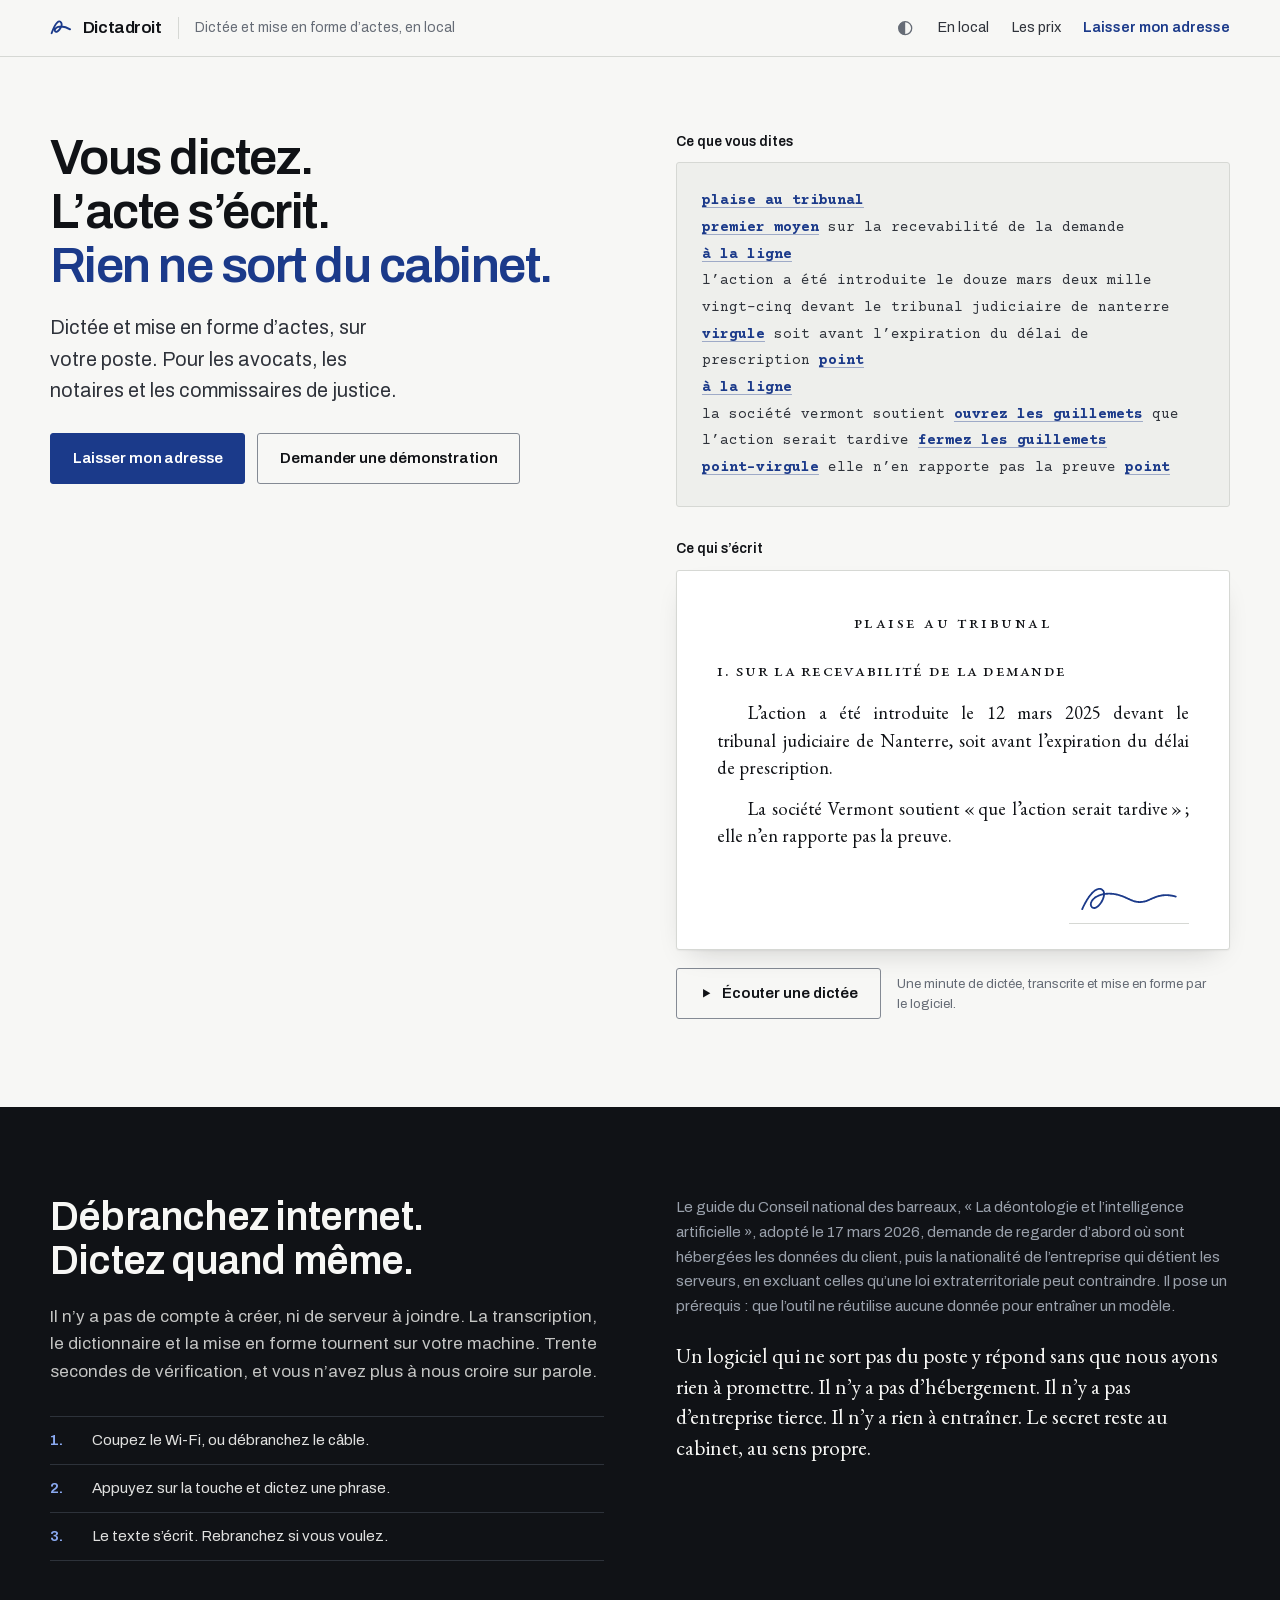
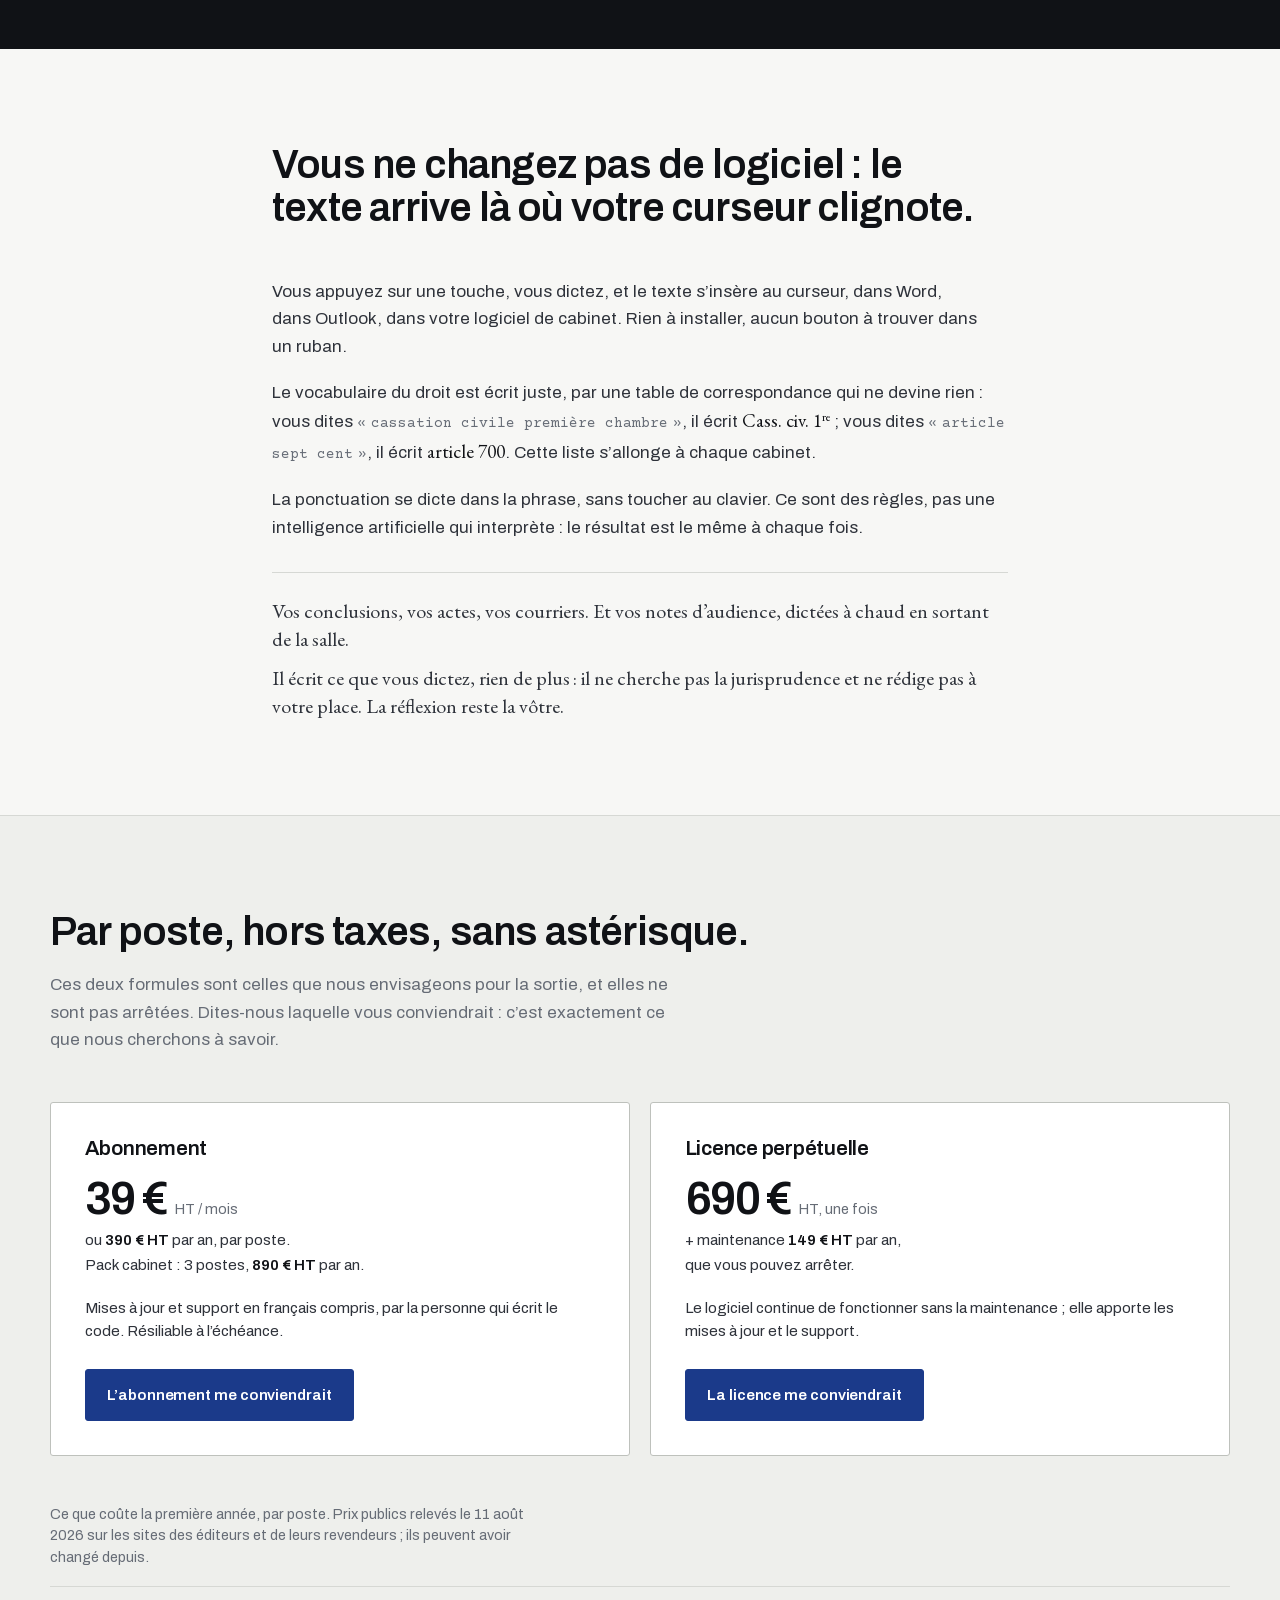
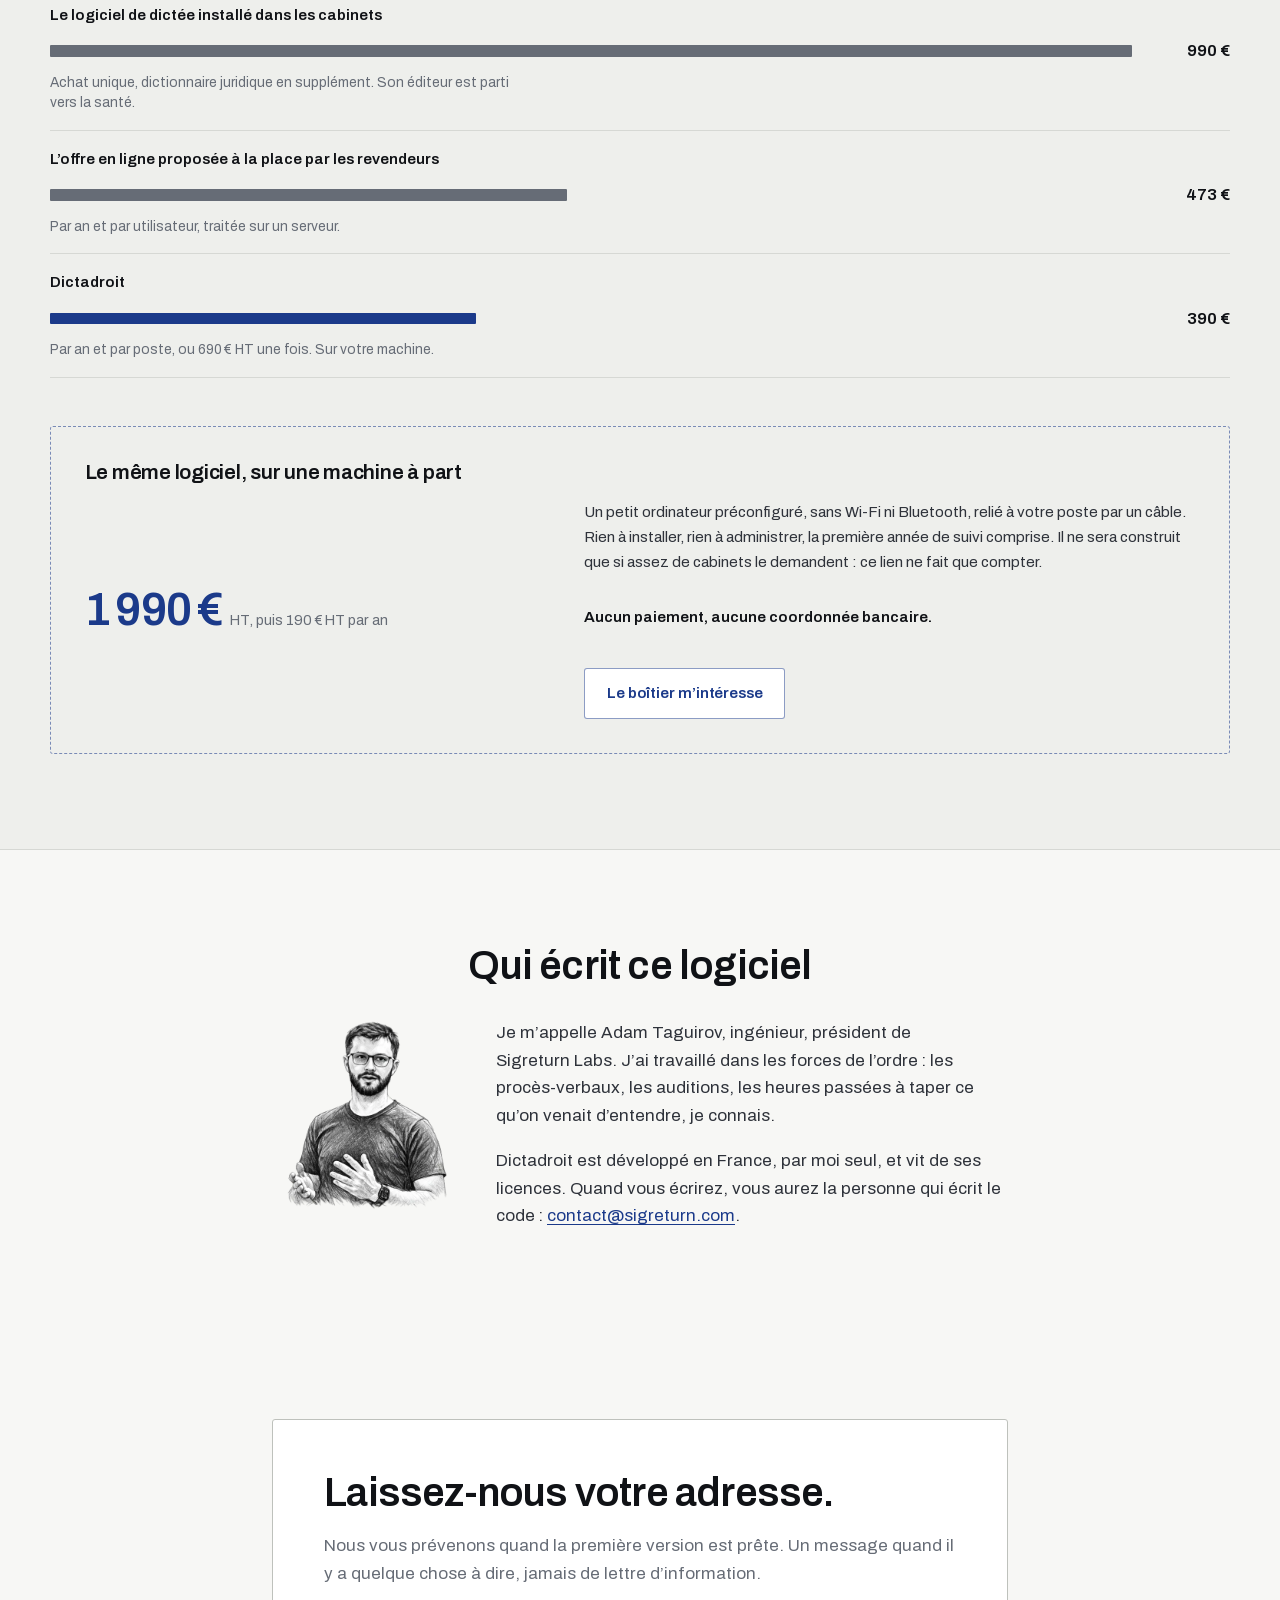
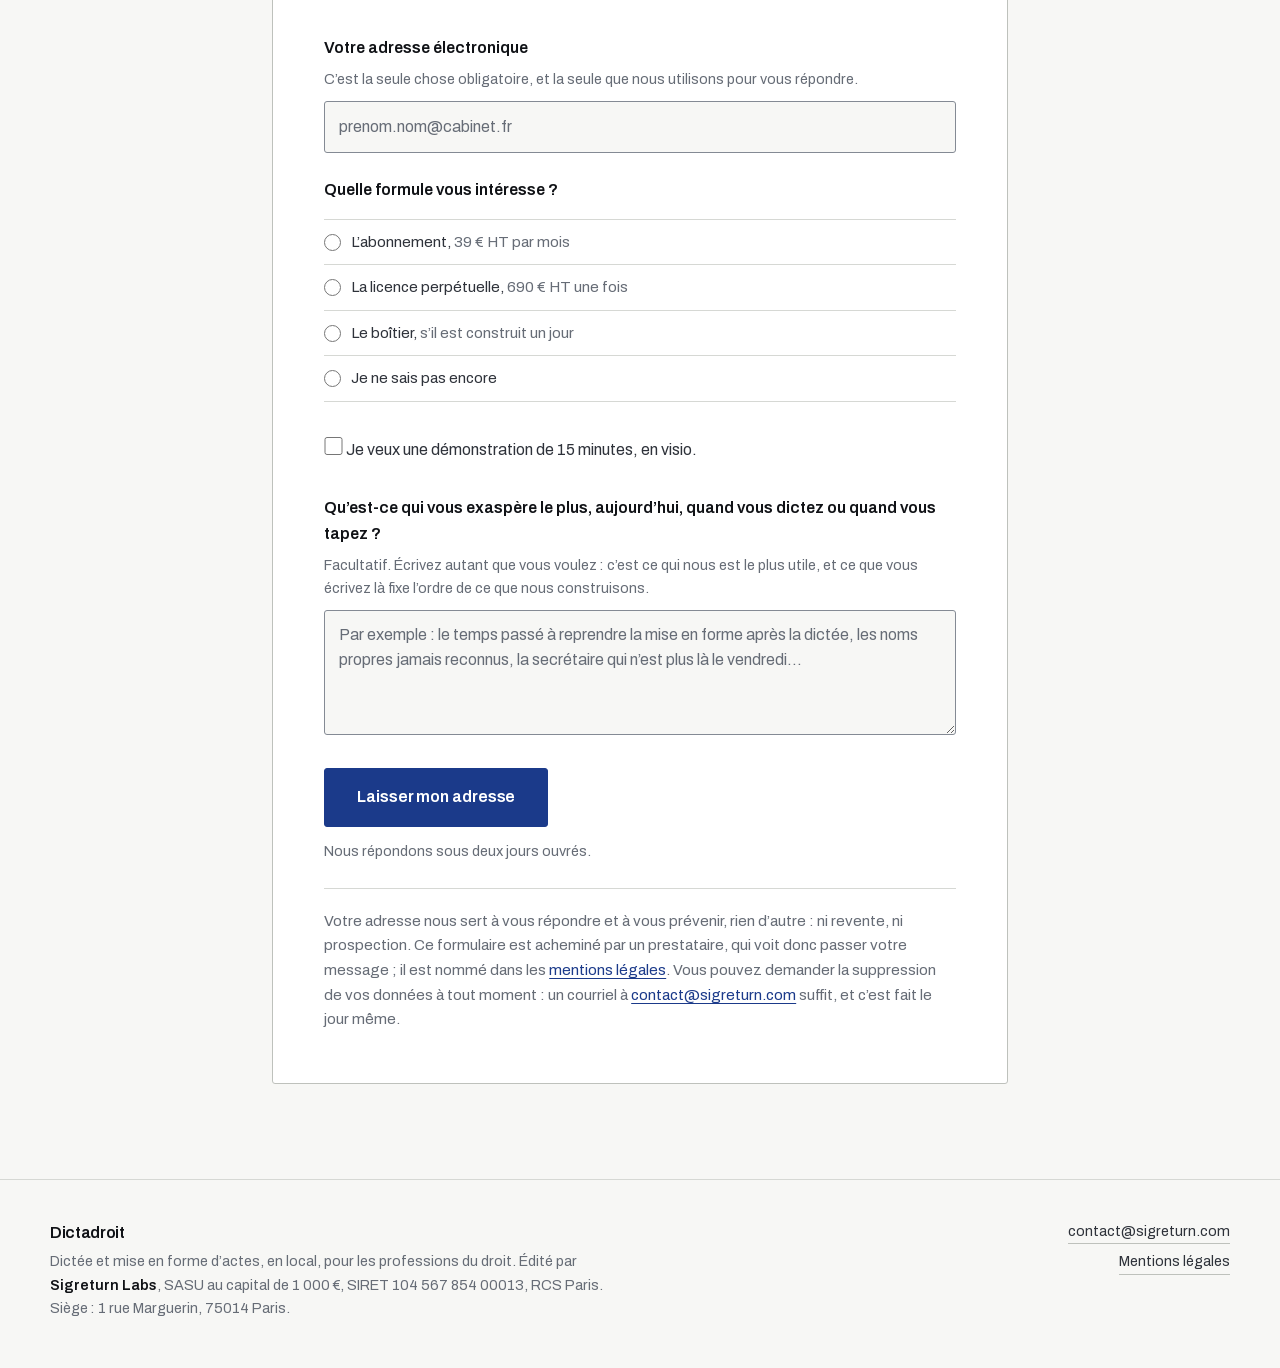
<file: index.html>
<!DOCTYPE html>
<html lang="fr">
<head>
<meta charset="utf-8">
<meta name="viewport" content="width=device-width, initial-scale=1">
<meta name="color-scheme" content="light dark">

<!-- ═══════════════════════════════════════════════════════════════════════
     🔴🔴 NOINDEX TEMPORAIRE : À RETIRER AVANT LA PREMIÈRE ANNONCE 🔴🔴
     ═══════════════════════════════════════════════════════════════════════
     POURQUOI : la page est mise en ligne AVANT sa relecture, uniquement pour
     prouver les deux seules choses qu’un poste de développement ne peut pas
     prouver : que la redirection de Web3Forms tombe bien sur NOTRE
     merci.html, et que le courriel arrive avec le champ « frustration »
     entier. Ce sont les deux pannes qui feraient rater le sprint EN SILENCE.

     QUAND LA RETIRER : dès que le propriétaire a validé le texte, et de
     toute façon AVANT la première annonce Google Ads. Une campagne qui
     tourne sur une page en noindex consomme le budget sur une page que
     Google n’indexe pas, et rien, nulle part, ne le signale.

     À RETIRER ENSEMBLE, EN UN SEUL GESTE : ce bloc et sa balise sur les
     TROIS pages (index.html, merci.html, mentions-legales.html), plus le
     fichier landing/robots.txt.
     CONTRÔLE MÉCANIQUE :  grep -rn "noindex" landing/   → doit être vide.
     ═══════════════════════════════════════════════════════════════════════ -->
<meta name="robots" content="noindex, nofollow">

<!-- ═══════════════════════════════════════════════════════════════════════
     ⚙ CONSTANTE DE DÉPLOIEMENT : L’ADRESSE QUI REÇOIT LE FORMULAIRE
     ═══════════════════════════════════════════════════════════════════════
     Destination : Web3Forms (https://api.web3forms.com/submit), qui répond
     en 303 vers merci.html, donc la conversion part SANS JavaScript.
     L’adresse s’écrit à DEUX endroits, et nulle part ailleurs :

       1. ICI, dans l’attribut action du <form>, repère @@URL-COLLECTE@@
       2. dans mesure.js, en tête de fichier : URL_COLLECTE

     mesure.js compare les deux au chargement, aligne le formulaire et
     prévient dans la console s’ils ont divergé. Mais le visiteur sans
     JavaScript ne connaît que l’attribut : c’est lui qui fait foi.

     La clé d’accès Web3Forms est PUBLIQUE par conception (fonctionnement
     documenté du service) et le formulaire est restreint au domaine
     dictadroit.fr : une soumission depuis un autre domaine est refusée.
     ═══════════════════════════════════════════════════════════════════════ -->

<!-- Une seule promesse, écrite à l’identique partout : le H1, la carte de
     partage et l’extrait de recherche disent « Rien ne sort du cabinet. »
     Trois formulations d’une même promesse = une page assemblée. Le <title>
     est front-chargé pour survivre à la coupure de Google (58 signes). -->
<title>Dictée vocale locale pour avocats et notaires · Dictadroit</title>
<meta name="description" content="Vous dictez, l’acte s’écrit : rien ne sort du cabinet. Dictée et mise en forme d’actes sur votre poste, pour avocats, notaires et commissaires de justice.">
<link rel="canonical" href="https://dictadroit.fr/">
<meta property="og:type" content="website">
<meta property="og:locale" content="fr_FR">
<meta property="og:site_name" content="Dictadroit">
<meta property="og:title" content="Vous dictez. L’acte s’écrit. Rien ne sort du cabinet.">
<meta property="og:description" content="Dictée et mise en forme de vos conclusions et de vos actes, entièrement sur votre ordinateur. Conçu en France pour les professions du droit.">
<meta property="og:url" content="https://dictadroit.fr/">
<!-- La carte de partage est la feuille d’acte de la page, rendue en
     1200 × 630 depuis ce même HTML : aucune photo de banque, aucune image
     générée : c’est la page elle-même, en plus petit. -->
<meta property="og:image" content="https://dictadroit.fr/images/partage.png">
<meta property="og:image:width" content="1200">
<meta property="og:image:height" content="630">
<meta property="og:image:type" content="image/png">
<meta property="og:image:alt" content="Une feuille de conclusions composée en Garamond, signée à l’encre bleue, et la phrase : rien ne sort du cabinet.">
<link rel="icon" href="data:image/svg+xml,%3Csvg%20xmlns='http://www.w3.org/2000/svg'%20viewBox='0%200%2032%2032'%3E%3Crect%20width='32'%20height='32'%20fill='%23F7F7F5'/%3E%3Cpath%20d='M4%2023C9%209%2014%205%2016.5%209.5C19%2014%2011%2024%208.5%2020.5C6%2017%2015%2010%2028%2018'%20fill='none'%20stroke='%231B3A8A'%20stroke-width='2.6'%20stroke-linecap='round'%20stroke-linejoin='round'/%3E%3C/svg%3E">

<link rel="preload" href="polices/archivo-400-latin.woff2" as="font" type="font/woff2" crossorigin>
<link rel="preload" href="polices/archivo-600-latin.woff2" as="font" type="font/woff2" crossorigin>
<link rel="preload" href="polices/garamond-latin.woff2" as="font" type="font/woff2" crossorigin>
<link rel="preload" href="polices/courier-latin.woff2" as="font" type="font/woff2" crossorigin>
<link rel="stylesheet" href="dictadroit.css?v=a08364d3">

<!-- Le theme choisi doit etre pose AVANT le premier rendu, sinon la page
     s'affiche dans le mauvais thema puis bascule sous les yeux du visiteur.
     Trois lignes en ligne dans le <head>, c'est le seul endroit qui le permet ;
     le controle lui-meme est construit par mesure.js, plus bas. -->
<script>
  try {
    var t = localStorage.getItem("dictadroit-theme");
    if (t === "clair" || t === "sombre") document.documentElement.dataset.theme = t;
  } catch (e) { /* stockage refuse : on reste en automatique, ce qui est le defaut */ }
</script>
</head>
<body>

<a class="saut" href="#contenu">Aller au contenu</a>

<header class="entete">
  <div class="page entete-rang">
    <a class="marque" href="/" aria-label="Dictadroit, retour à l’accueil">
      <svg class="paraphe paraphe--mini" viewBox="0 0 32 28" aria-hidden="true" focusable="false">
        <path d="M2 21C7 7 12 3 14.5 7.5C17 12 9 22 6.5 18.5C4 15 13 8 26 16" fill="none" stroke="currentColor" stroke-width="2.4" stroke-linecap="round" stroke-linejoin="round"/>
      </svg>
      <span>Dictadroit</span>
    </a>
    <p class="marque-note">Dictée et mise en forme d’actes, en local</p>
    <nav class="entete-nav" aria-label="Sections de la page">
      <a href="#local">En local</a>
      <a href="#prix">Les prix</a>
      <a class="entete-cta" href="#contact">Laisser mon adresse</a>
    </nav>
  </div>
</header>

<main id="contenu" tabindex="-1">

  <!-- ══════════════════════════════════════════════════════════ hero ═══
       LA DÉMONSTRATION EST ICI, ET C’EST UNE VRAIE (14/08/2026). L’objet
       ci-dessous, parole en haut et acte en bas, se JOUE : la parole et l’acte
       s’écrivent EN MÊME TEMPS, puis les mots corrigés se soulignent d’un
       trait d’encre, qui reste.

       🔴 RIEN N’Y EST ÉCRIT À L’AVANCE. Le contenu vient de `poc.json`, que
       la chaîne produit elle-même (labo/exporter_demo.py). Si le moteur
       régresse, la page le montre. Ne jamais remplacer ce fichier par un
       texte saisi à la main : ce serait le dessin de ce qu’on espère, et il
       resterait juste le jour où le produit cesserait de l’être.

       L’illustration statique conservée ci-dessous reste la démonstration
       des visiteurs sans JavaScript.                                     -->
  <section class="hero">
    <div class="page hero-rang">

      <div class="hero-dire">
        <h1>Vous dictez.<br>L’acte s’écrit.<br><span class="h1-bleu">Rien ne sort du cabinet.</span></h1>
        <p class="chapeau">Dictée et mise en forme d’actes, sur votre poste. Pour les avocats,
          les notaires et les commissaires de justice.</p>
        <div class="actions">
          <a class="bouton bouton--bleu" href="#contact">Laisser mon adresse</a>
          <!-- vise la case elle-même, et non la section : le navigateur y amène
               le focus avec ou sans JavaScript. mesure.js, lui, la coche. -->
          <a class="bouton bouton--fil" href="#demo" id="js-demo">Demander une démonstration</a>
        </div>
      </div>

      <!-- ─── l’objet de transformation : la parole devient un acte ─── -->
      <div class="hero-montrer">
        <figure class="transformation">
          <figcaption class="volet-titre">Ce que vous dites</figcaption>

          <div class="parole" lang="fr">
            <p><b class="cmd">plaise au tribunal</b><br>
            <b class="cmd">premier moyen</b> sur la recevabilité de la demande<br>
            <b class="cmd">à la ligne</b><br>
            l’action a été introduite le douze mars deux mille vingt-cinq devant le tribunal
            judiciaire de nanterre <b class="cmd">virgule</b> soit avant l’expiration du délai
            de prescription <b class="cmd">point</b><br>
            <b class="cmd">à la ligne</b><br>
            la société vermont soutient <b class="cmd">ouvrez les guillemets</b> que l’action
            serait tardive <b class="cmd">fermez les guillemets</b>
            <b class="cmd">point-virgule</b> elle n’en rapporte pas la preuve
            <b class="cmd">point</b></p>

            <!-- Ce que la reconnaissance rend RÉELLEMENT, mot à mot, au rythme de la
                 voix. Les commandes y sont encore des mots — c'est tout l'intérêt :
                 le visiteur voit ce que la machine entend avant toute mise en forme. -->
            <p class="parole-live" hidden></p>
          </div>

          <!-- Les deux legendes portent la MEME classe : c'est ce qui garantit
               qu'elles se ressemblent. L'une avait un filet, l'autre non, et
               deux regles distinctes ne restent jamais d'accord longtemps. -->
          <p class="volet-titre volet-titre--suite">Ce qui s’écrit</p>

          <div class="feuille" lang="fr">
            <div class="acte">
              <p class="acte-rituel">Plaise au Tribunal</p>
              <p class="acte-moyen">I.&#160;Sur la recevabilité de la demande</p>
              <p class="acte-alinea">L’action a été introduite le 12&#160;mars 2025 devant le
                tribunal judiciaire de Nanterre, soit avant l’expiration du délai de
                prescription.</p>
              <p class="acte-alinea">La société Vermont soutient
                «&#8239;que l’action serait tardive&#8239;»&#8239;; elle n’en rapporte pas la
                preuve.</p>
            </div>

            <!-- L'acte que la démonstration construit vraiment. Vide tant que le
                 visiteur n'a rien lancé ; rempli depuis poc.json, qui est produit par
                 la chaîne elle-même (labo/exporter_demo.py). Rien ici n'est écrit à
                 l'avance : si le moteur régresse, cette zone le montre. -->
            <div class="acte acte-live" hidden></div>

            <div class="acte-signature" aria-hidden="true">
              <svg class="paraphe" viewBox="0 0 120 40" role="presentation" focusable="false">
                <path class="paraphe-trait" d="M4 30C14 8 24 2 29 8C34 14 22 33 16 28C10 23 20 9 42 12C60 14.5 66 27 84 19C93 15 101 11 116 15" fill="none" stroke="currentColor" stroke-width="2.2" stroke-linecap="round" stroke-linejoin="round"/>
              </svg>
            </div>
          </div>
        </figure>

        <!-- Commande de la démonstration. `hidden` au départ et révélée par poc.js :
             sans JavaScript, aucun bouton mort n'est proposé, et l'illustration
             statique au-dessus reste la démonstration. -->
        <div class="demo-barre" id="js-demo-barre" hidden>
          <button type="button" class="bouton bouton--fil demo-jouer" id="js-demo-jouer"
                  aria-describedby="js-demo-note">
            <svg class="demo-icone" viewBox="0 0 16 16" aria-hidden="true" focusable="false">
              <path class="demo-triangle" d="M4.5 3.2 12.6 8l-8.1 4.8Z" fill="currentColor"/>
              <g class="demo-barres" fill="currentColor">
                <rect x="4.6" y="3.4" width="2.5" height="9.2" rx="0.6"/>
                <rect x="8.9" y="3.4" width="2.5" height="9.2" rx="0.6"/>
              </g>
            </svg>
            <span class="demo-libelle">Écouter une dictée</span>
          </button>
          <p class="demo-note" id="js-demo-note">Une minute de dictée, transcrite et mise
            en forme par le logiciel.</p>
        </div>
        <p class="hors-ecran" id="js-demo-etat" role="status" aria-live="polite"></p>
      </div>

    </div>
  </section>

  <!-- ══════════════════════════════════════════════ le bloc inversé ═══ -->
  <section class="local" id="local">
    <div class="page local-rang">
      <div class="local-dire">
        <h2>Débranchez internet.<br>Dictez quand même.</h2>
        <p class="local-chapeau">Il n’y a pas de compte à créer, ni de serveur à joindre. La
          transcription, le dictionnaire et la mise en forme tournent sur votre machine.
          Trente secondes de vérification, et vous n’avez plus à nous croire sur parole.</p>
        <ol class="verif">
          <li>Coupez le Wi-Fi, ou débranchez le câble.</li>
          <li>Appuyez sur la touche et dictez une phrase.</li>
          <li>Le texte s’écrit. Rebranchez si vous voulez.</li>
        </ol>
      </div>

      <div class="local-grille">
        <p class="grille-intro">Le guide du Conseil national des barreaux, «&#8239;La
          déontologie et l’intelligence artificielle&#8239;», adopté le 17&#160;mars 2026,
          demande de regarder d’abord où sont hébergées les données du client, puis la
          nationalité de l’entreprise qui détient les serveurs, en excluant celles qu’une loi
          extraterritoriale peut contraindre. Il pose un prérequis&#8239;: que l’outil ne
          réutilise aucune donnée pour entraîner un modèle.</p>
        <p class="grille-reponse" lang="fr">Un logiciel qui ne sort pas du poste y répond sans
          que nous ayons rien à promettre. Il n’y a pas d’hébergement. Il n’y a pas d’entreprise
          tierce. Il n’y a rien à entraîner. Le secret reste au cabinet, au sens propre.</p>
      </div>
    </div>
  </section>

  <!-- ═════════════════════════════════════════ ce que fait la v1 ═══ -->
  <section class="section preuves" id="demonstration">
    <div class="page">
      <div class="colonne">
      <div class="tete-section">
        <h2>Vous ne changez pas de logiciel&#8239;: le texte arrive là où votre curseur
          clignote.</h2>
      </div>

      <div class="dire-suite">
        <p>Vous appuyez sur une touche, vous dictez, et le texte s’insère au curseur, dans
          Word, dans Outlook, dans votre logiciel de cabinet. Rien à installer, aucun bouton à
          trouver dans un ruban.</p>

        <p class="correspondance">Le vocabulaire du droit est écrit juste, par une table de
          correspondance qui ne devine rien&#8239;: vous dites <span class="dit">cassation
          civile première chambre</span>, il écrit <span class="ecrit" lang="fr">Cass. civ.
          1<sup>re</sup></span>&#8239;; vous dites <span class="dit">article sept cent</span>,
          il écrit <span class="ecrit" lang="fr">article 700</span>. Cette liste s’allonge à
          chaque cabinet.</p>

        <p>La ponctuation se dicte dans la phrase, sans toucher au clavier. Ce sont des règles,
          pas une intelligence artificielle qui interprète&#8239;: le résultat est le même à
          chaque fois.</p>
      </div>

      <!-- LA LIMITE EST ÉNONCÉE ICI, et non dans une section à elle.
           Elle a eu la sienne — « Ce que Dictadroit ne fait pas » — tant qu'il y
           avait cinq aveux, puis trois, puis un ; un titre, une note et une
           phrase, c'est du décorum pour une seule idée. Elle arrive maintenant à
           l'endroit où le doute naît vraiment : juste après avoir vu la parole
           devenir un acte, le lecteur se demande ce que la machine a décidé
           toute seule. La réponse : rien. -->
      <div class="legende-demo">
        <p>Vos conclusions, vos actes, vos courriers. Et vos notes d’audience, dictées à
          chaud en sortant de la salle.</p>
        <p>Il écrit ce que vous dictez, rien de plus&#8239;: il ne cherche pas la
          jurisprudence et ne rédige pas à votre place. La réflexion reste la vôtre.</p>
      </div>
      </div>
    </div>
  </section>

  <!-- ═══════════════════════════════════════════════════════════ prix ═══ -->
  <section class="section prix" id="prix">
    <div class="page">
      <div class="tete-section">
        <h2>Par poste, hors taxes, sans astérisque.</h2>
        <p class="tete-note">Ces deux formules sont celles que nous envisageons pour la
          sortie, et elles ne sont pas arrêtées. Dites-nous laquelle vous conviendrait&#8239;:
          c’est exactement ce que nous cherchons à savoir.</p>
      </div>

      <div class="offres">

        <article class="offre">
          <h3>Abonnement</h3>
          <p class="montant"><span class="nombre">39&#8239;€</span> <span class="unite">HT / mois</span></p>
          <p class="montant-second">ou <b>390&#8239;€ HT</b> par an, par poste.<br>
            Pack cabinet&#8239;: 3&#160;postes, <b>890&#8239;€ HT</b> par an.</p>
          <p class="inclus-note">Mises à jour et support en français compris, par la personne
            qui écrit le code. Résiliable à l’échéance.</p>
          <!-- une ANCRE, pas un bouton : sans JavaScript un <button type="button">
               hors formulaire ne fait rien, et un contrôle inerte est pire qu’un
               contrôle absent. Le JavaScript ne fait plus qu’y présélectionner la
               réponse à la question « quelle formule vous intéresse ? ». -->
          <a class="bouton bouton--bleu js-offre" href="#contact"
             data-evt="offre_abonnement" data-offre="abonnement">
            L’abonnement me conviendrait
          </a>
        </article>

        <article class="offre">
          <h3>Licence perpétuelle</h3>
          <p class="montant"><span class="nombre">690&#8239;€</span> <span class="unite">HT, une fois</span></p>
          <p class="montant-second">+ maintenance <b>149&#8239;€ HT</b> par an,<br>
            que vous pouvez arrêter.</p>
          <p class="inclus-note">Le logiciel continue de fonctionner sans la maintenance&#8239;;
            elle apporte les mises à jour et le support.</p>
          <a class="bouton bouton--bleu js-offre" href="#contact"
             data-evt="offre_perpetuelle" data-offre="perpetuelle">
            La licence me conviendrait
          </a>
        </article>

      </div>

      <!-- Barres proportionnelles au coût réel sur trois ans. La colonne du prix
           a une largeur FIXE : sans elle, « 1 419 € » et « 988 € » ne prennent
           pas la même place, les pistes n'ont plus la même longueur et les
           barres ne sont plus comparables entre elles. -->
      <figure class="comparatif">
        <figcaption>Ce que coûte la première année, par poste. Prix publics relevés le
          11&#160;août 2026 sur les sites des éditeurs et de leurs revendeurs&#8239;; ils
          peuvent avoir changé depuis.</figcaption>
        <ul>
          <li class="comparatif-ligne">
            <p class="comparatif-nom">Le logiciel de dictée installé dans les cabinets</p>
            <div class="comparatif-mesure">
              <div class="comparatif-piste" aria-hidden="true"><span style="--part: 100%"></span></div>
              <p class="comparatif-prix">990&#8239;€</p>
            </div>
            <p class="comparatif-glose">Achat unique, dictionnaire juridique en supplément.
              Son éditeur est parti vers la santé.</p>
          </li>
          <li class="comparatif-ligne">
            <p class="comparatif-nom">L’offre en ligne proposée à la place par les revendeurs</p>
            <div class="comparatif-mesure">
              <div class="comparatif-piste" aria-hidden="true"><span style="--part: 47.8%"></span></div>
              <p class="comparatif-prix">473&#8239;€</p>
            </div>
            <p class="comparatif-glose">Par an et par utilisateur, traitée sur un serveur.</p>
          </li>
          <li class="comparatif-ligne comparatif-ligne--nous">
            <p class="comparatif-nom">Dictadroit</p>
            <div class="comparatif-mesure">
              <div class="comparatif-piste" aria-hidden="true"><span style="--part: 39.4%"></span></div>
              <p class="comparatif-prix">390&#8239;€</p>
            </div>
            <p class="comparatif-glose">Par an et par poste, ou 690&#8239;€ HT une fois. Sur
              votre machine.</p>
          </li>
        </ul>
      </figure>

      <!-- ─── porte du boîtier : test de demande, aucun paiement ─── -->
      <div class="boitier">
        <h3>Le même logiciel, sur une machine à part</h3>
        <div class="boitier-corps">
          <p class="montant montant--bleu"><span class="nombre">1&#8239;990&#8239;€</span>
            <span class="unite">HT, puis 190&#8239;€ HT par an</span></p>
          <p>Un petit ordinateur préconfiguré, sans Wi-Fi ni Bluetooth, relié à votre poste par
            un câble. Rien à installer, rien à administrer, la première année de suivi comprise.
            Il ne sera construit que si assez de cabinets le demandent&#8239;: ce lien ne fait
            que compter.</p>
          <p class="boitier-garde"><b>Aucun paiement, aucune coordonnée bancaire.</b></p>
          <a class="bouton bouton--fil-bleu js-offre" href="#contact"
             data-evt="boitier_interesse" data-offre="boitier">
            Le boîtier m’intéresse
          </a>
        </div>
      </div>

    </div>
  </section>

  <!-- ══════════════════════════════════════════════════════════ auteur ═══ -->
  <section class="section auteur" id="auteur">
    <div class="page">
      <div class="colonne">
        <h2 class="auteur-titre">Qui écrit ce logiciel</h2>
        <div class="auteur-rang">
          <!-- CE N’EST PAS UNE PHOTO, C’EST UN DESSIN À L’ENCRE EN PIED, AVEC LES
               MAINS. D’où trois conséquences qui ont mis trois essais à se voir :
               ① aucun médaillon, aucun cadre. Une gravure n’a pas besoin d’une
                  boîte, et le disque rognait la moitié du sujet ;
               ② aucun fond posé sous elle : le dessin porte ses propres blancs
                  (26 % de ses pixels), donc il tient sur le papier comme sur la
                  nuit, sans un seul jeton de couleur pour l’aider. Vérifié dans
                  les deux thèmes ;
               ③ il lui faut de la taille. À 80 px le trait tournait en tache
                  grise et l’ensemble prenait l’air d’une pastille de profil.
               Servi depuis ce domaine comme tout le reste : aucune requête vers
               un tiers, aucune image de banque.
               Différé : 77 Ko à 5 000 px du premier écran. Les dimensions sont
               écrites pour que la place soit réservée d’avance, aucun décalage. -->
          <img class="portrait" src="images/adam.webp" width="500" height="500"
               loading="lazy" decoding="async"
               alt="Portrait dessiné à l’encre d’Adam Taguirov, l’auteur du logiciel.">
          <div class="auteur-dire">
            <p>Je m’appelle Adam&#160;Taguirov, ingénieur, président de Sigreturn&#160;Labs.
            J’ai travaillé dans les forces de
              l’ordre&#8239;: les procès-verbaux, les auditions, les heures passées à taper ce
              qu’on venait d’entendre, je connais.</p>
            <!-- ⚠️ NE PAS REVENIR À LA FORMULE PRÉCÉDENTE, ni à aucune de sa famille :
                 « pas d’investisseur à rembourser, DONC aucune raison de faire remonter
                 vos textes vers un serveur pour les monétiser un jour ». Elle rendait la
                 page plus suspecte qu’elle ne la rassurait — nommer la crainte, c’est la
                 planter chez quelqu’un qui ne l’avait pas. Le modèle économique énoncé
                 pour ce qu’il EST y répond tout seul : un logiciel payé par ses licences
                 n’a pas besoin d’une seconde source de revenus, et le lecteur en tire la
                 conclusion lui-même. -->
            <p>Dictadroit est développé en France, par moi seul, et vit de ses licences.
              Quand vous écrirez, vous aurez la personne qui écrit le code&#8239;:
              <a class="lien" href="mailto:contact@sigreturn.com">contact@sigreturn.com</a>.</p>
          </div>
        </div>
      </div>
    </div>
  </section>

  <!-- ══════════════════════════════════════════════════════ formulaire ═══ -->
  <section class="section contact" id="contact">
    <div class="page">
      <div class="contact-cadre">
        <div class="tete-section">
          <h2>Laissez-nous votre adresse.</h2>
          <p class="tete-note">Nous vous prévenons quand la première version est prête. Un message
            quand il y a quelque chose à dire, jamais de lettre d’information.</p>
        </div>

        <!-- @@URL-COLLECTE@@ : l’attribut action ci-dessous EST la constante de
             déploiement décrite en tête de fichier. Le formulaire fonctionne
             sans JavaScript : ne jamais déplacer la soumission dans mesure.js. -->
        <form class="formulaire" method="POST" action="https://api.web3forms.com/submit"
              accept-charset="utf-8">

          <!-- Web3Forms : la clé d’accès est publique par conception, c’est le
               fonctionnement documenté du service. `redirect` renvoie en 303 vers
               merci.html, donc la conversion ne dépend d’aucun JavaScript.
               `replyto` prend automatiquement la valeur du champ email. -->
          <input type="hidden" name="access_key" value="9b2c7b57-9155-4ba8-bfcb-314f95ccc755">
          <input type="hidden" name="redirect" value="https://dictadroit.fr/merci.html">
          <input type="hidden" name="subject" value="Dictadroit : nouveau contact">
          <input type="hidden" name="from_name" value="Dictadroit">

          <div class="champ">
            <label for="email">Votre adresse électronique</label>
            <p class="aide" id="aide-email">C’est la seule chose obligatoire, et la seule que
              nous utilisons pour vous répondre.</p>
            <input type="email" id="email" name="email" required autocomplete="email"
                   spellcheck="false" aria-describedby="aide-email"
                   pattern="[^@\s]+@[^@\s]+\.[^@\s]{2,}"
                   title="Il manque le domaine complet, par exemple cabinet.fr"
                   placeholder="prenom.nom@cabinet.fr">
          </div>

          <!-- La préférence de formule est DÉCLARÉE ici, dans le formulaire, et
               non déduite d’un clic : elle survit à un JavaScript absent, elle
               ne tient qu’à un seul chemin de données, et « je ne sais pas
               encore » est lui-même une réponse. Les boutons d’offre plus haut
               ne font que présélectionner la case correspondante. -->
          <fieldset class="champ formule">
            <legend>Quelle formule vous intéresse&#8239;?</legend>
            <div class="formule-choix">
              <label for="offre-abonnement">
                <input type="radio" id="offre-abonnement" name="offre" value="abonnement">
                <span>L’abonnement, <span class="formule-prix">39&#8239;€ HT par mois</span></span>
              </label>
              <label for="offre-perpetuelle">
                <input type="radio" id="offre-perpetuelle" name="offre" value="perpetuelle">
                <span>La licence perpétuelle, <span class="formule-prix">690&#8239;€ HT une fois</span></span>
              </label>
              <label for="offre-boitier">
                <input type="radio" id="offre-boitier" name="offre" value="boitier">
                <span>Le boîtier, <span class="formule-prix">s’il est construit un jour</span></span>
              </label>
              <label for="offre-indecis">
                <input type="radio" id="offre-indecis" name="offre" value="indecis">
                <span>Je ne sais pas encore</span>
              </label>
            </div>
          </fieldset>

          <div class="champ champ--case">
            <label class="case" for="demo">
              <input type="checkbox" id="demo" name="demo" value="oui">
              <span>Je veux une démonstration de 15&#160;minutes, en visio.</span>
            </label>
          </div>

          <div class="champ champ--long">
            <label for="frustration">Qu’est-ce qui vous exaspère le plus, aujourd’hui, quand
              vous dictez ou quand vous tapez&#8239;?</label>
            <p class="aide" id="aide-frustration">Facultatif. Écrivez autant que vous
              voulez&#8239;: c’est ce qui nous est le plus utile, et ce que vous écrivez là
              fixe l’ordre de ce que nous construisons.</p>
            <textarea id="frustration" name="frustration" rows="4" aria-describedby="aide-frustration"
                      placeholder="Par exemple&#8239;: le temps passé à reprendre la mise en forme après la dictée, les noms propres jamais reconnus, la secrétaire qui n’est plus là le vendredi…"></textarea>
          </div>

          <input type="hidden" name="gclid" id="champ-gclid" value="">
          <input type="hidden" name="utm_source" id="champ-utm_source" value="">
          <input type="hidden" name="utm_medium" id="champ-utm_medium" value="">
          <input type="hidden" name="utm_campaign" id="champ-utm_campaign" value="">
          <input type="hidden" name="utm_term" id="champ-utm_term" value="">

          <!-- Piège à robots de Web3Forms : invisible, hors de l’ordre de
               tabulation, jamais requis. Un robot le coche, personne d’autre. -->
          <input type="checkbox" name="botcheck" style="display:none" tabindex="-1"
                 autocomplete="off" aria-hidden="true">

          <button type="submit" class="bouton bouton--bleu bouton--large">Laisser mon adresse</button>
          <p class="apres-envoi">Nous répondons sous deux jours ouvrés.</p>
        </form>

        <p class="mention-rgpd">Votre adresse nous sert à vous répondre et à vous prévenir, rien
          d’autre&#8239;: ni revente, ni prospection. Ce formulaire est acheminé par un
          prestataire, qui voit donc passer votre message&#8239;; il est nommé dans les
          <a class="lien" href="mentions-legales.html">mentions légales</a>. Vous pouvez
          demander la suppression de vos données à tout moment&#8239;: un courriel à
          <a class="lien" href="mailto:contact@sigreturn.com">contact@sigreturn.com</a> suffit,
          et c’est fait le jour même.</p>
      </div>
    </div>
  </section>

</main>

<footer class="pied">
  <div class="page pied-rang">
    <div class="pied-marque">
      <p class="pied-nom">Dictadroit</p>
      <p>Dictée et mise en forme d’actes, en local, pour les professions du droit.
        Édité par <b>Sigreturn Labs</b>, SASU au capital de 1&#160;000&#8239;€,
        SIRET 104&#160;567&#160;854&#160;00013, RCS Paris. Siège&#8239;:
        1&#160;rue Marguerin, 75014&#160;Paris.</p>
    </div>
    <nav class="pied-liens" aria-label="Liens de bas de page">
      <a href="mailto:contact@sigreturn.com">contact@sigreturn.com</a>
      <a href="mentions-legales.html">Mentions légales</a>
    </nav>
  </div>
</footer>

<script src="mesure.js?v=124753b2"></script>
<script src="poc.js?v=98a83233" defer></script>
</body>
</html>
</file>
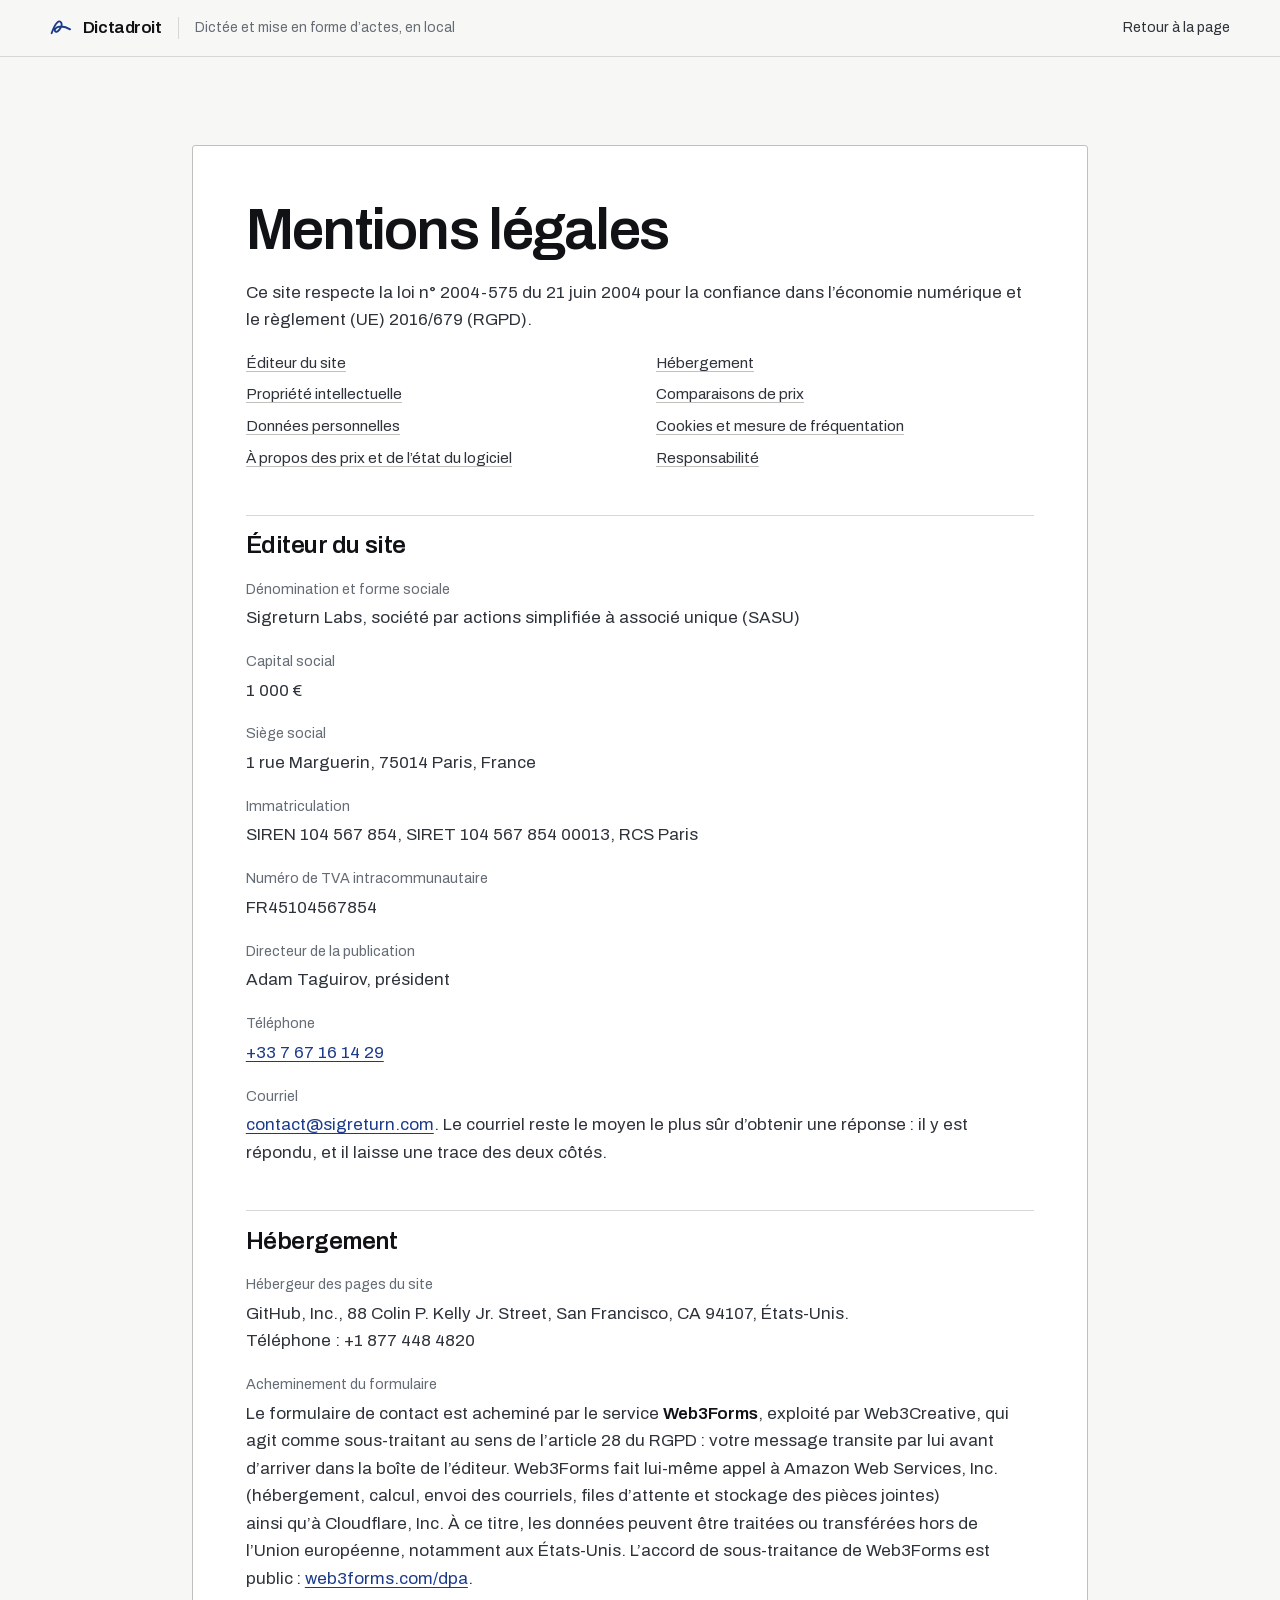
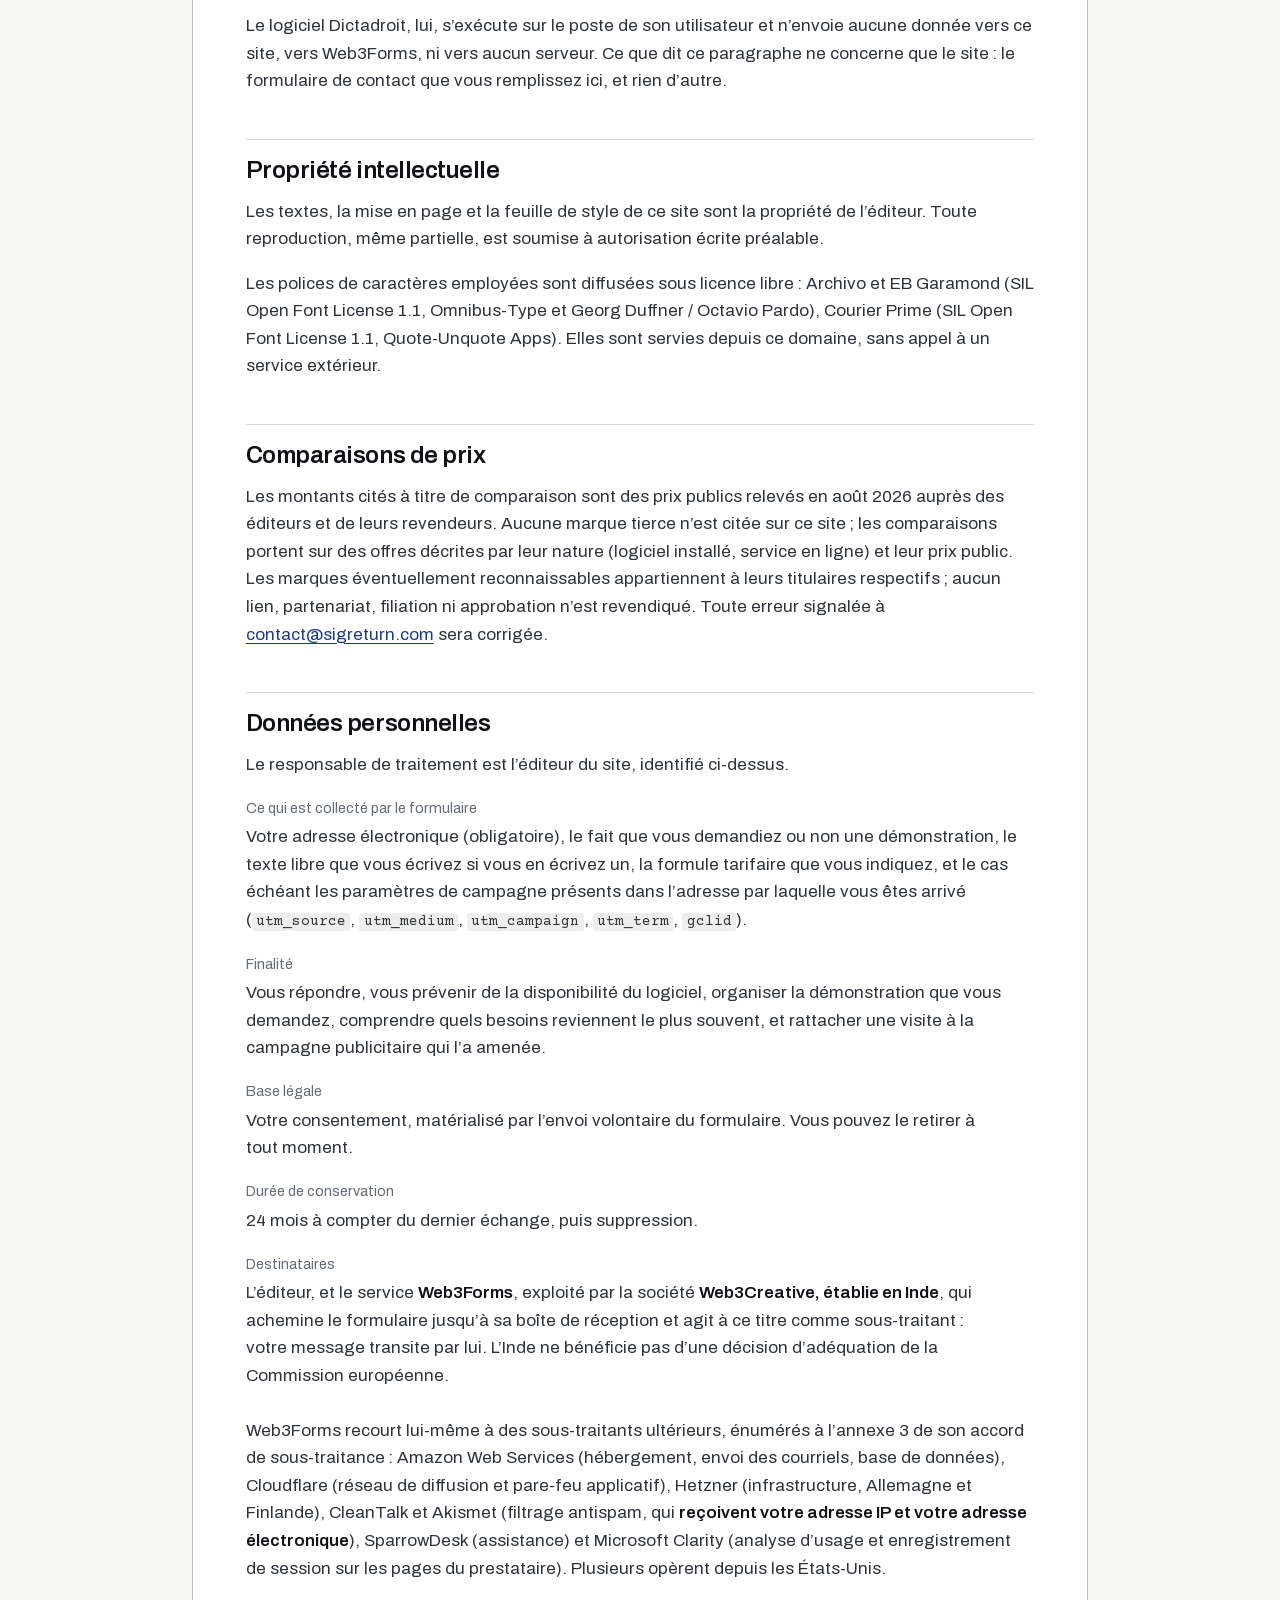
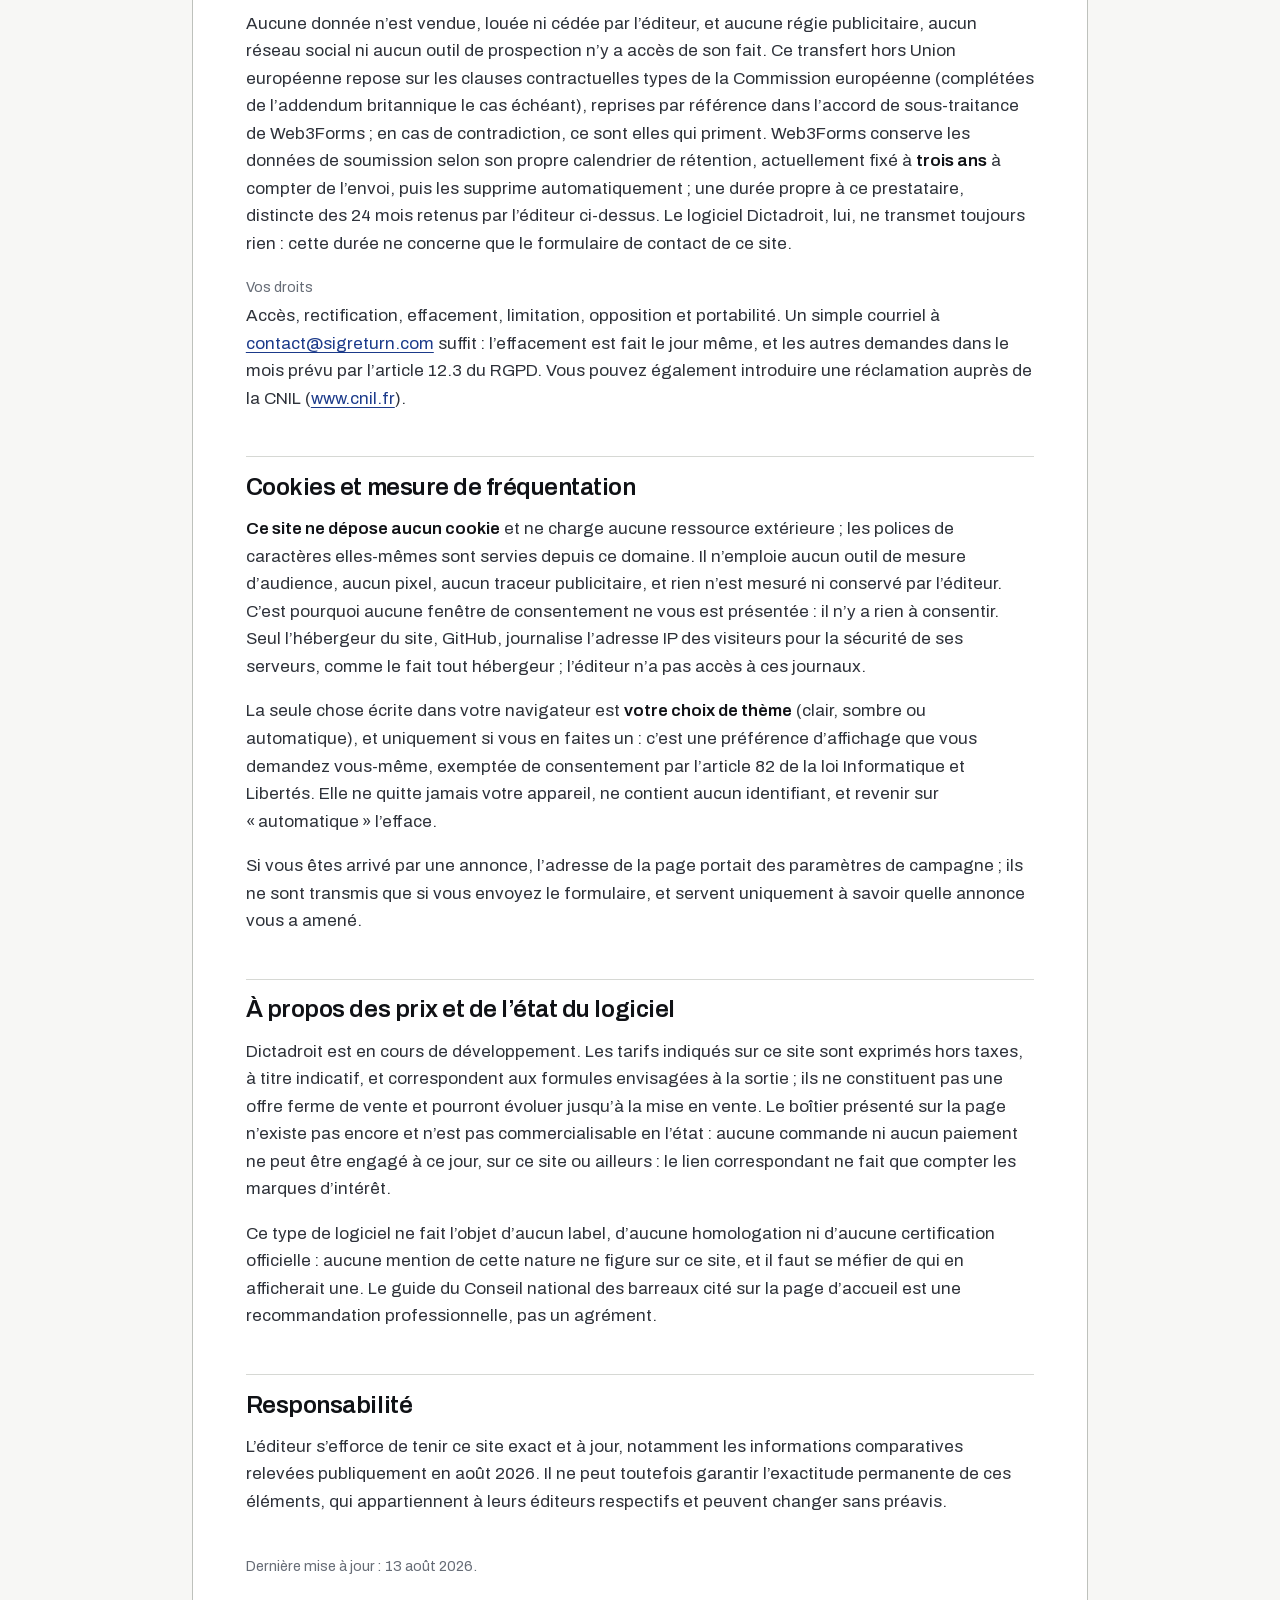
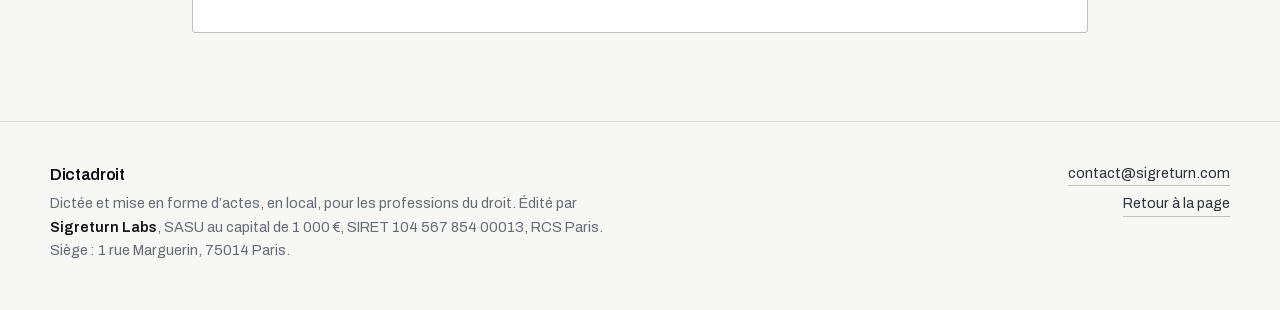
<file: mentions-legales.html>
<!DOCTYPE html>
<html lang="fr">
<head>
<meta charset="utf-8">
<meta name="viewport" content="width=device-width, initial-scale=1">
<meta name="color-scheme" content="light dark">

<!-- ═══════════════════════════════════════════════════════════════════════
     🔴🔴 NOINDEX TEMPORAIRE : À RETIRER AVANT LA PREMIÈRE ANNONCE 🔴🔴
     ═══════════════════════════════════════════════════════════════════════
     POURQUOI : la page est mise en ligne AVANT sa relecture, uniquement pour
     prouver les deux seules choses qu’un poste de développement ne peut pas
     prouver : que la redirection de Web3Forms tombe bien sur NOTRE
     merci.html, et que le courriel arrive avec le champ « frustration »
     entier. Ce sont les deux pannes qui feraient rater le sprint EN SILENCE.

     QUAND LA RETIRER : dès que le propriétaire a validé le texte, et de
     toute façon AVANT la première annonce Google Ads. Une campagne qui
     tourne sur une page en noindex consomme le budget sur une page que
     Google n’indexe pas, et rien, nulle part, ne le signale.

     À RETIRER ENSEMBLE, EN UN SEUL GESTE : ce bloc et sa balise sur les
     TROIS pages (index.html, merci.html, mentions-legales.html), plus le
     fichier landing/robots.txt.
     CONTRÔLE MÉCANIQUE :  grep -rn "noindex" landing/   → doit être vide.
     ═══════════════════════════════════════════════════════════════════════ -->
<meta name="robots" content="noindex, nofollow">
<title>Mentions légales · Dictadroit</title>
<meta name="description" content="Mentions légales, éditeur, hébergeur et traitement des données personnelles du site Dictadroit.">
<link rel="icon" href="data:image/svg+xml,%3Csvg%20xmlns='http://www.w3.org/2000/svg'%20viewBox='0%200%2032%2032'%3E%3Crect%20width='32'%20height='32'%20fill='%23F7F7F5'/%3E%3Cpath%20d='M4%2023C9%209%2014%205%2016.5%209.5C19%2014%2011%2024%208.5%2020.5C6%2017%2015%2010%2028%2018'%20fill='none'%20stroke='%231B3A8A'%20stroke-width='2.6'%20stroke-linecap='round'%20stroke-linejoin='round'/%3E%3C/svg%3E">
<link rel="preload" href="polices/archivo-400-latin.woff2" as="font" type="font/woff2" crossorigin>
<link rel="stylesheet" href="dictadroit.css?v=a08364d3">

<!-- Le theme choisi doit etre pose AVANT le premier rendu, sinon la page
     s'affiche dans le mauvais thema puis bascule sous les yeux du visiteur.
     Trois lignes en ligne dans le <head>, c'est le seul endroit qui le permet ;
     le controle lui-meme est construit par mesure.js, plus bas. -->
<script>
  try {
    var t = localStorage.getItem("dictadroit-theme");
    if (t === "clair" || t === "sombre") document.documentElement.dataset.theme = t;
  } catch (e) { /* stockage refuse : on reste en automatique, ce qui est le defaut */ }
</script>
</head>
<body>

<header class="entete">
  <div class="page entete-rang">
    <a class="marque" href="/" aria-label="Dictadroit, retour à l’accueil">
      <svg class="paraphe paraphe--mini" viewBox="0 0 32 28" aria-hidden="true" focusable="false">
        <path d="M2 21C7 7 12 3 14.5 7.5C17 12 9 22 6.5 18.5C4 15 13 8 26 16" fill="none" stroke="currentColor" stroke-width="2.4" stroke-linecap="round" stroke-linejoin="round"/>
      </svg>
      <span>Dictadroit</span>
    </a>
    <p class="marque-note">Dictée et mise en forme d’actes, en local</p>
    <nav class="entete-nav" aria-label="Navigation">
      <a href="/">Retour à la page</a>
    </nav>
  </div>
</header>

<main class="feuillet">
  <div class="page">
    <div class="feuillet-cadre legal">
      <h1>Mentions légales</h1>
      <p>Ce site respecte la loi n°&#160;2004-575 du 21&#160;juin 2004 pour la confiance dans
        l’économie numérique et le règlement (UE) 2016/679 (RGPD).</p>

      <nav class="sommaire" aria-label="Sections de cette page">
      <ul>
        <li><a class="lien" href="#editeur">Éditeur du site</a></li>
        <li><a class="lien" href="#hebergement">Hébergement</a></li>
        <li><a class="lien" href="#propriete">Propriété intellectuelle</a></li>
        <li><a class="lien" href="#comparaisons">Comparaisons de prix</a></li>
        <li><a class="lien" href="#donnees">Données personnelles</a></li>
        <li><a class="lien" href="#cookies">Cookies et mesure de fréquentation</a></li>
        <li><a class="lien" href="#prix">À propos des prix et de l’état du logiciel</a></li>
        <li><a class="lien" href="#responsabilite">Responsabilité</a></li>
      </ul>
      </nav>

      <h2 id="editeur">Éditeur du site</h2>
      <dl>
        <dt>Dénomination et forme sociale</dt>
        <dd>Sigreturn Labs, société par actions simplifiée à associé unique (SASU)</dd>
        <dt>Capital social</dt>
        <dd>1&#160;000&#8239;€</dd>
        <dt>Siège social</dt>
        <dd>1&#160;rue Marguerin, 75014&#160;Paris, France</dd>
        <dt>Immatriculation</dt>
        <dd>SIREN 104&#160;567&#160;854, SIRET 104&#160;567&#160;854&#160;00013,
          RCS Paris</dd>
        <dt>Numéro de TVA intracommunautaire</dt>
        <dd>FR45104567854</dd>
        <dt>Directeur de la publication</dt>
        <dd>Adam Taguirov, président</dd>
        <dt>Téléphone</dt>
        <dd><a class="lien" href="tel:+33767161429">+33&#160;7&#160;67&#160;16&#160;14&#160;29</a></dd>
        <dt>Courriel</dt>
        <dd><a class="lien" href="mailto:contact@sigreturn.com">contact@sigreturn.com</a>.
          Le courriel reste le moyen le plus sûr d’obtenir une réponse&#8239;: il y est
          répondu, et il laisse une trace des deux côtés.</dd>
      </dl>

      <h2 id="hebergement">Hébergement</h2>
      <dl>
        <dt>Hébergeur des pages du site</dt>
        <dd>GitHub,&#160;Inc., 88 Colin P.&#160;Kelly Jr.&#160;Street, San Francisco,
          CA&#160;94107, États-Unis. Téléphone&#160;: +1&#160;877&#160;448&#160;4820</dd>
        <dt>Acheminement du formulaire</dt>
        <dd>Le formulaire de contact est acheminé par le service <strong>Web3Forms</strong>,
          exploité par Web3Creative, qui agit comme sous-traitant au sens de l’article&#160;28
          du RGPD&#8239;: votre message transite par lui avant d’arriver dans la boîte de
          l’éditeur. Web3Forms fait lui-même appel à Amazon Web Services, Inc. (hébergement,
          calcul, envoi des courriels, files d’attente et stockage des pièces jointes) ainsi
          qu’à Cloudflare, Inc. À ce titre, les données peuvent être traitées ou transférées
          hors de l’Union européenne, notamment aux États-Unis. L’accord de sous-traitance de
          Web3Forms est public&#8239;: <a class="lien" href="https://web3forms.com/dpa"
          rel="noopener">web3forms.com/dpa</a>.</dd>
      </dl>
      <p>Le logiciel Dictadroit, lui, s’exécute sur le poste de son utilisateur et n’envoie
        aucune donnée vers ce site, vers Web3Forms, ni vers aucun serveur. Ce que dit ce
        paragraphe ne concerne que le site&#8239;: le formulaire de contact que vous remplissez
        ici, et rien d’autre.</p>

      <h2 id="propriete">Propriété intellectuelle</h2>
      <p>Les textes, la mise en page et la feuille de style de ce site sont la propriété de
        l’éditeur. Toute reproduction, même partielle, est soumise à autorisation écrite
        préalable.</p>
      <p>Les polices de caractères employées sont diffusées sous licence libre&#8239;: Archivo
        et EB&#160;Garamond (SIL Open Font License&#160;1.1, Omnibus-Type et Georg
        Duffner&#160;/ Octavio Pardo), Courier&#160;Prime (SIL Open Font License&#160;1.1,
        Quote-Unquote Apps). Elles sont servies depuis ce domaine, sans appel à un service
        extérieur.</p>

      <h2 id="comparaisons">Comparaisons de prix</h2>
      <p>Les montants cités à titre de comparaison sont des prix publics relevés en
        août&#160;2026 auprès des éditeurs et de leurs revendeurs. Aucune marque tierce n’est
        citée sur ce site&#8239;; les comparaisons portent sur des offres décrites par leur
        nature (logiciel installé, service en ligne) et leur prix public. Les marques
        éventuellement reconnaissables appartiennent à leurs titulaires respectifs&#8239;;
        aucun lien, partenariat, filiation ni approbation n’est revendiqué. Toute erreur
        signalée à <a class="lien" href="mailto:contact@sigreturn.com">contact@sigreturn.com</a>
        sera corrigée.</p>

      <h2 id="donnees">Données personnelles</h2>
      <p>Le responsable de traitement est l’éditeur du site, identifié ci-dessus.</p>
      <dl>
        <dt>Ce qui est collecté par le formulaire</dt>
        <dd>Votre adresse électronique (obligatoire), le fait que vous demandiez ou non une
          démonstration, le texte libre que vous écrivez si vous en écrivez un, la formule
          tarifaire que vous indiquez, et le cas échéant les paramètres
          de campagne présents dans l’adresse par laquelle vous êtes arrivé
          (<code>utm_source</code>, <code>utm_medium</code>, <code>utm_campaign</code>,
          <code>utm_term</code>, <code>gclid</code>).</dd>
        <dt>Finalité</dt>
        <dd>Vous répondre, vous prévenir de la disponibilité du logiciel, organiser la
          démonstration que vous demandez, comprendre quels besoins reviennent le plus souvent,
          et rattacher une visite à la campagne publicitaire qui l’a amenée.</dd>
        <dt>Base légale</dt>
        <dd>Votre consentement, matérialisé par l’envoi volontaire du formulaire. Vous pouvez le
          retirer à tout moment.</dd>
        <dt>Durée de conservation</dt>
        <dd>24&#160;mois à compter du dernier échange, puis suppression.</dd>
        <dt>Destinataires</dt>
        <dd>L’éditeur, et le service <strong>Web3Forms</strong>, exploité par la société
          <strong>Web3Creative, établie en Inde</strong>, qui achemine le formulaire jusqu’à sa
          boîte de réception et agit à ce titre comme sous-traitant&#8239;: votre message
          transite par lui. L’Inde ne bénéficie pas d’une décision d’adéquation de la Commission
          européenne.
          <br><br>
          Web3Forms recourt lui-même à des sous-traitants ultérieurs, énumérés à l’annexe&#160;3
          de son accord de sous-traitance&#8239;: Amazon Web Services (hébergement, envoi des
          courriels, base de données), Cloudflare (réseau de diffusion et pare-feu applicatif),
          Hetzner (infrastructure, Allemagne et Finlande), CleanTalk et Akismet (filtrage
          antispam, qui <strong>reçoivent votre adresse IP et votre adresse électronique</strong>),
          SparrowDesk (assistance) et Microsoft&#160;Clarity (analyse d’usage et enregistrement de
          session sur les pages du prestataire). Plusieurs opèrent depuis les États-Unis.
          <br><br>
          Aucune donnée n’est vendue, louée ni cédée par l’éditeur, et aucune régie publicitaire,
          aucun réseau social ni aucun outil de prospection n’y a accès de son fait. Ce transfert
          hors Union européenne repose sur les clauses
          contractuelles types de la Commission européenne (complétées de l’addendum
          britannique le cas échéant), reprises par référence dans l’accord de sous-traitance
          de Web3Forms&#8239;; en cas de contradiction, ce sont elles qui priment. Web3Forms
          conserve les données de soumission selon son propre calendrier de rétention,
          actuellement fixé à <strong>trois ans</strong> à compter de l’envoi, puis les
          supprime automatiquement&#8239;; une durée propre à ce prestataire, distincte des
          24&#160;mois retenus par l’éditeur ci-dessus. Le logiciel Dictadroit, lui, ne
          transmet toujours rien&#8239;: cette durée ne concerne que le formulaire de contact
          de ce site.</dd>
        <dt>Vos droits</dt>
        <dd>Accès, rectification, effacement, limitation, opposition et portabilité. Un simple
          courriel à <a class="lien" href="mailto:contact@sigreturn.com">contact@sigreturn.com</a>
          suffit&#8239;: l’effacement est fait le jour même, et les autres demandes dans le mois prévu
          par l’article&#160;12.3 du RGPD. Vous pouvez également
          introduire une réclamation auprès de la CNIL
          (<a class="lien" href="https://www.cnil.fr" rel="noopener">www.cnil.fr</a>).</dd>
      </dl>

      <h2 id="cookies">Cookies et mesure de fréquentation</h2>
      <p><strong>Ce site ne dépose aucun cookie</strong> et ne charge aucune ressource
        extérieure&#8239;; les polices de
        caractères elles-mêmes sont servies depuis ce domaine. Il n’emploie aucun outil de
        mesure d’audience, aucun pixel, aucun traceur publicitaire, et rien n’est mesuré ni conservé
        par l’éditeur. C’est pourquoi aucune fenêtre de consentement ne vous est
        présentée&#8239;: il n’y a rien à consentir. Seul l’hébergeur du site, GitHub, journalise
        l’adresse IP des visiteurs pour la sécurité de ses serveurs, comme le fait tout
        hébergeur&#8239;; l’éditeur n’a pas accès à ces journaux.</p>
      <p>La seule chose écrite dans votre navigateur est <strong>votre choix de thème</strong>
        (clair, sombre ou automatique), et uniquement si vous en faites un&#8239;: c’est une
        préférence d’affichage que vous demandez vous-même, exemptée de consentement par
        l’article&#160;82 de la loi Informatique et Libertés. Elle ne quitte jamais votre
        appareil, ne contient aucun identifiant, et revenir sur «&#8239;automatique&#8239;»
        l’efface.</p>
      <p>Si vous êtes arrivé par une annonce, l’adresse de la page portait des paramètres de
        campagne&#8239;; ils ne sont transmis que si vous envoyez le formulaire, et servent
        uniquement à savoir quelle annonce vous a amené.</p>

      <h2 id="prix">À propos des prix et de l’état du logiciel</h2>
      <p>Dictadroit est en cours de développement. Les tarifs indiqués sur ce site sont exprimés
        hors taxes, à titre indicatif, et correspondent aux formules envisagées à la
        sortie&#8239;; ils ne constituent pas une offre ferme de vente et pourront évoluer
        jusqu’à la mise en vente. Le boîtier présenté sur la page n’existe pas encore et n’est
        pas commercialisable en l’état&#8239;: aucune commande ni aucun paiement ne peut être
        engagé à ce jour, sur ce site ou ailleurs&#8239;: le lien correspondant ne fait que
        compter les marques d’intérêt.</p>
      <p>Ce type de logiciel ne fait l’objet d’aucun label, d’aucune homologation ni d’aucune
        certification officielle&#8239;: aucune mention de cette nature ne figure sur ce site,
        et il faut se méfier de qui en afficherait une. Le guide du Conseil national des
        barreaux cité sur la page d’accueil est une recommandation professionnelle, pas un
        agrément.</p>

      <h2 id="responsabilite">Responsabilité</h2>
      <p>L’éditeur s’efforce de tenir ce site exact et à jour, notamment les informations
        comparatives relevées publiquement en août&#160;2026. Il ne peut toutefois garantir
        l’exactitude permanente de ces éléments, qui appartiennent à leurs éditeurs respectifs
        et peuvent changer sans préavis.</p>

      <p class="maj">Dernière mise à jour&#8239;: 13&#160;août 2026.</p>
    </div>
  </div>
</main>

<footer class="pied">
  <div class="page pied-rang">
    <div class="pied-marque">
      <p class="pied-nom">Dictadroit</p>
      <p>Dictée et mise en forme d’actes, en local, pour les professions du droit.
        Édité par <b>Sigreturn Labs</b>, SASU au capital de 1&#160;000&#8239;€,
        SIRET 104&#160;567&#160;854&#160;00013, RCS Paris. Siège&#8239;:
        1&#160;rue Marguerin, 75014&#160;Paris.</p>
    </div>
    <nav class="pied-liens" aria-label="Liens de bas de page">
      <a href="mailto:contact@sigreturn.com">contact@sigreturn.com</a>
      <a href="/">Retour à la page</a>
    </nav>
  </div>
</footer>

</body>
</html>
</file>
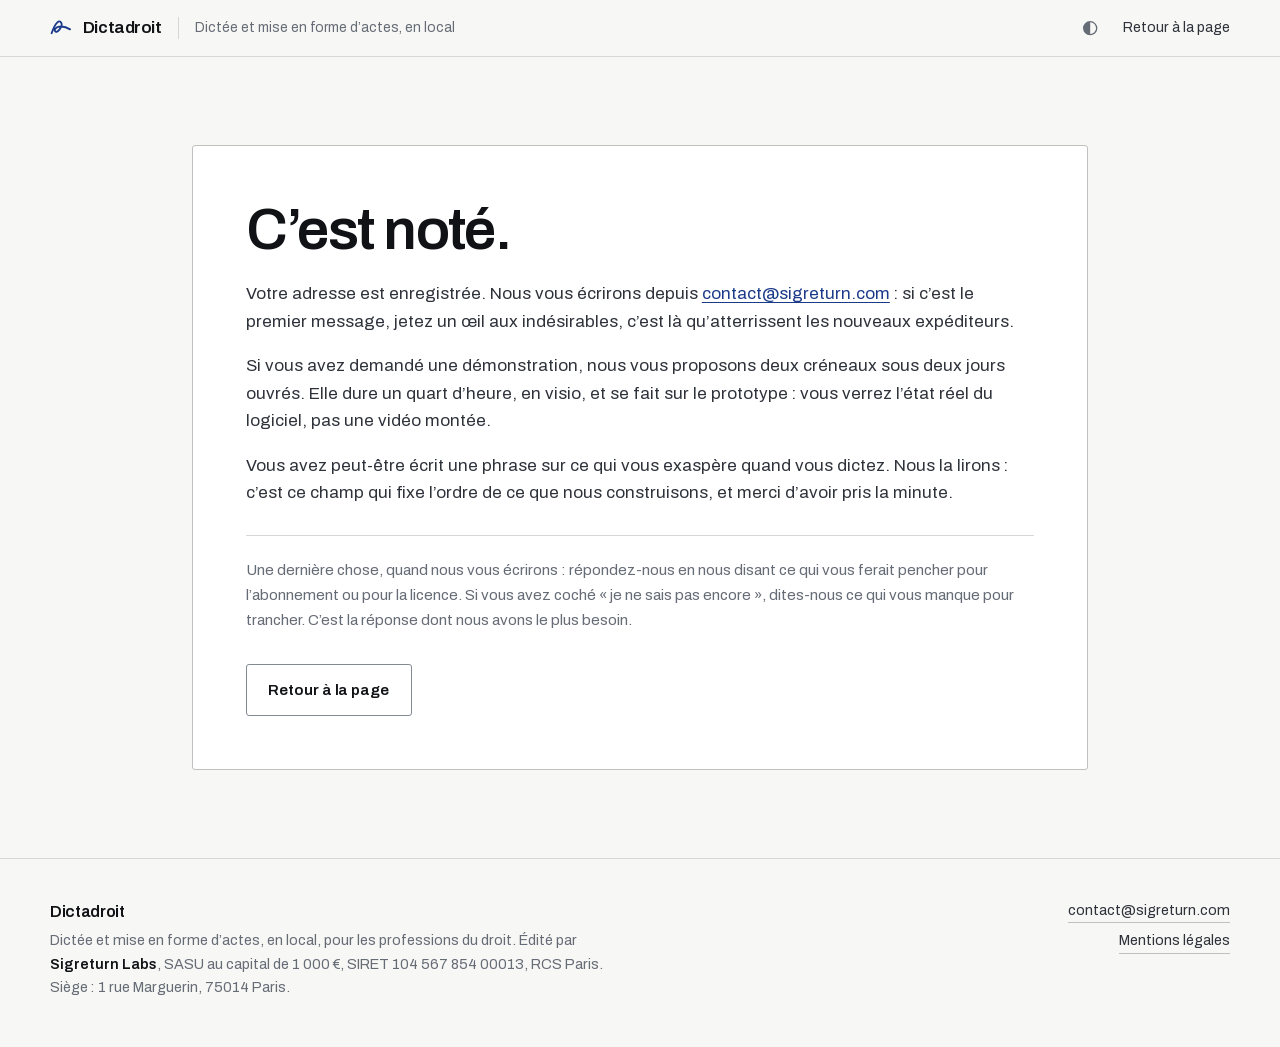
<file: merci.html>
<!DOCTYPE html>
<html lang="fr">
<head>
<meta charset="utf-8">
<meta name="viewport" content="width=device-width, initial-scale=1">
<meta name="color-scheme" content="light dark">

<!-- ═══════════════════════════════════════════════════════════════════════
     🔴🔴 NOINDEX TEMPORAIRE : À RETIRER AVANT LA PREMIÈRE ANNONCE 🔴🔴
     ═══════════════════════════════════════════════════════════════════════
     POURQUOI : la page est mise en ligne AVANT sa relecture, uniquement pour
     prouver les deux seules choses qu’un poste de développement ne peut pas
     prouver : que la redirection de Web3Forms tombe bien sur NOTRE
     merci.html, et que le courriel arrive avec le champ « frustration »
     entier. Ce sont les deux pannes qui feraient rater le sprint EN SILENCE.

     QUAND LA RETIRER : dès que le propriétaire a validé le texte, et de
     toute façon AVANT la première annonce Google Ads. Une campagne qui
     tourne sur une page en noindex consomme le budget sur une page que
     Google n’indexe pas, et rien, nulle part, ne le signale.

     À RETIRER ENSEMBLE, EN UN SEUL GESTE : ce bloc et sa balise sur les
     TROIS pages (index.html, merci.html, mentions-legales.html), plus le
     fichier landing/robots.txt.
     CONTRÔLE MÉCANIQUE :  grep -rn "noindex" landing/   → doit être vide.
     ═══════════════════════════════════════════════════════════════════════ -->
<meta name="robots" content="noindex, nofollow">
<title>C’est noté · Dictadroit</title>
<meta name="description" content="Votre adresse est enregistrée. Dictadroit, dictée et mise en forme d’actes, en local.">
<link rel="icon" href="data:image/svg+xml,%3Csvg%20xmlns='http://www.w3.org/2000/svg'%20viewBox='0%200%2032%2032'%3E%3Crect%20width='32'%20height='32'%20fill='%23F7F7F5'/%3E%3Cpath%20d='M4%2023C9%209%2014%205%2016.5%209.5C19%2014%2011%2024%208.5%2020.5C6%2017%2015%2010%2028%2018'%20fill='none'%20stroke='%231B3A8A'%20stroke-width='2.6'%20stroke-linecap='round'%20stroke-linejoin='round'/%3E%3C/svg%3E">
<link rel="preload" href="polices/archivo-400-latin.woff2" as="font" type="font/woff2" crossorigin>
<link rel="stylesheet" href="dictadroit.css?v=a08364d3">

<!-- Le theme choisi doit etre pose AVANT le premier rendu, sinon la page
     s'affiche dans le mauvais thema puis bascule sous les yeux du visiteur.
     Trois lignes en ligne dans le <head>, c'est le seul endroit qui le permet ;
     le controle lui-meme est construit par mesure.js, plus bas. -->
<script>
  try {
    var t = localStorage.getItem("dictadroit-theme");
    if (t === "clair" || t === "sombre") document.documentElement.dataset.theme = t;
  } catch (e) { /* stockage refuse : on reste en automatique, ce qui est le defaut */ }
</script>
</head>
<body>

<header class="entete">
  <div class="page entete-rang">
    <a class="marque" href="/" aria-label="Dictadroit, retour à l’accueil">
      <svg class="paraphe paraphe--mini" viewBox="0 0 32 28" aria-hidden="true" focusable="false">
        <path d="M2 21C7 7 12 3 14.5 7.5C17 12 9 22 6.5 18.5C4 15 13 8 26 16" fill="none" stroke="currentColor" stroke-width="2.4" stroke-linecap="round" stroke-linejoin="round"/>
      </svg>
      <span>Dictadroit</span>
    </a>
    <p class="marque-note">Dictée et mise en forme d’actes, en local</p>
    <nav class="entete-nav" aria-label="Navigation">
      <a href="/">Retour à la page</a>
    </nav>
  </div>
</header>

<main class="feuillet">
  <div class="page">
    <div class="feuillet-cadre">
      <h1>C’est noté.</h1>
      <p>Votre adresse est enregistrée. Nous vous écrirons depuis
        <a class="lien" href="mailto:contact@sigreturn.com">contact@sigreturn.com</a>&#8239;:
        si c’est le premier message, jetez un œil aux indésirables, c’est là qu’atterrissent
        les nouveaux expéditeurs.</p>
      <p>Si vous avez demandé une démonstration, nous vous proposons deux créneaux sous deux jours
        ouvrés. Elle dure un quart d’heure, en visio, et se fait sur le prototype&#8239;: vous
        verrez l’état réel du logiciel, pas une vidéo montée.</p>
      <p>Vous avez peut-être écrit une phrase sur ce qui vous exaspère quand vous dictez. Nous
        la lirons&#8239;: c’est ce champ qui fixe l’ordre de ce que nous construisons, et merci
        d’avoir pris la minute.</p>
      <p class="merci-suite">Une dernière chose, quand nous vous écrirons&#8239;: répondez-nous
        en nous disant ce qui vous ferait pencher pour l’abonnement ou pour la licence. Si vous avez
        coché «&#8239;je ne sais pas encore&#8239;», dites-nous ce qui vous manque pour trancher.
        C’est la réponse dont nous avons le plus besoin.</p>
      <div class="actions">
        <a class="bouton bouton--fil" href="/">Retour à la page</a>
      </div>
    </div>
  </div>
</main>

<footer class="pied">
  <div class="page pied-rang">
    <div class="pied-marque">
      <p class="pied-nom">Dictadroit</p>
      <p>Dictée et mise en forme d’actes, en local, pour les professions du droit.
        Édité par <b>Sigreturn Labs</b>, SASU au capital de 1&#160;000&#8239;€,
        SIRET 104&#160;567&#160;854&#160;00013, RCS Paris. Siège&#8239;:
        1&#160;rue Marguerin, 75014&#160;Paris.</p>
    </div>
    <nav class="pied-liens" aria-label="Liens de bas de page">
      <a href="mailto:contact@sigreturn.com">contact@sigreturn.com</a>
      <a href="mentions-legales.html">Mentions légales</a>
    </nav>
  </div>
</footer>

<script src="mesure.js?v=124753b2"></script>
</body>
</html>
</file>
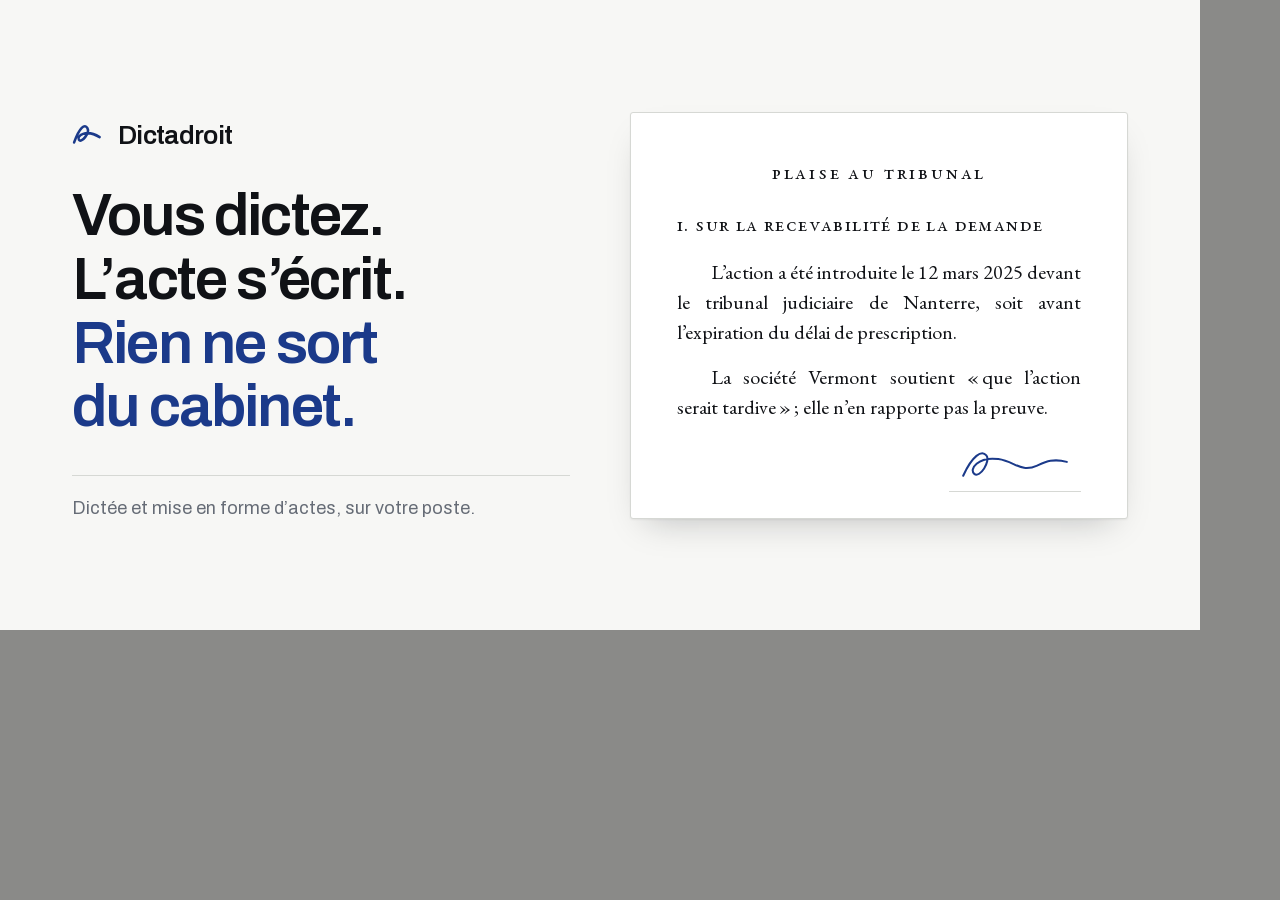
<file: images/partage-source.html>
<!DOCTYPE html>
<html lang="fr">
<head>
<meta charset="utf-8">
<title>Source de la carte de partage · 1200 × 630</title>
<!-- ═══════════════════════════════════════════════════════════════════════
     SOURCE DE partage.png (og:image), rendue ici et nulle part ailleurs.
     Aucune photo de banque, aucune image générée : c'est la feuille d'acte
     de la page, dans la même discipline typographique, en 1200 × 630.
     Régénérer :  voir la liste de contrôle du README (Firefox headless,
     capture de l'élément #carte, qui fait exactement 1200 × 630).
     Ce fichier n'est lié depuis aucune page : il ne coûte rien au visiteur.
     ═══════════════════════════════════════════════════════════════════════ -->
<style>
@font-face { font-family:"Archivo"; src:url("../polices/archivo-400-latin.woff2") format("woff2"); font-weight:400; }
@font-face { font-family:"Archivo"; src:url("../polices/archivo-600-latin.woff2") format("woff2"); font-weight:600; }
@font-face { font-family:"EB Garamond"; src:url("../polices/garamond-latin.woff2") format("woff2"); font-weight:400; }
@font-face { font-family:"Courier Prime"; src:url("../polices/courier-latin.woff2") format("woff2"); font-weight:400; }

* { box-sizing: border-box; }
html, body { margin:0; padding:0; background:#8a8a88; }
#carte {
  width:1200px; height:630px; overflow:hidden;
  background:#F7F7F5; color:#2E323A;
  font-family:"Archivo", sans-serif;
  display:grid; grid-template-columns: 1fr 1fr; align-items:center;
  gap:60px; padding:64px 72px;
}
.marque {
  display:flex; align-items:center; gap:12px;
  font-weight:600; font-size:26px; letter-spacing:-0.025em; color:#101216;
  margin-bottom:34px;
}
.marque svg { width:34px; height:30px; color:#1B3A8A; overflow:visible; }
h1 {
  margin:0; font-size:60px; line-height:1.06; font-weight:600;
  letter-spacing:-0.03em; color:#101216;
}
.bleu { color:#1B3A8A; }
/* La carte de partage suit la même règle que la page : la chasse fixe est
   réservée à la parole, jamais à une ligne de service. */
.pied {
  margin-top:36px; padding-top:22px; border-top:1px solid #D6D8D4;
  font-size:18px; color:#666C76;
}
.feuille {
  background:#fff; border:1px solid #D6D8D4; border-radius:3px;
  box-shadow:0 1px 2px rgb(16 18 22 / .05), 0 16px 34px -16px rgb(16 18 22 / .26);
  padding:44px 46px 26px;
}
.acte { font-family:"EB Garamond", serif; font-size:20px; line-height:1.5; color:#101216; }
.rituel {
  margin:0 0 1.1em; text-align:center;
  font-variant-caps:all-small-caps; font-feature-settings:"c2sc","smcp";
  letter-spacing:0.14em;
}
.moyen {
  margin:0 0 0.9em;
  font-variant-caps:all-small-caps; font-feature-settings:"c2sc","smcp";
  letter-spacing:0.07em;
}
.alinea { margin:0 0 0.75em; text-indent:1.7em; text-align:justify; hyphens:auto; }
.signature { display:flex; justify-content:flex-end; margin-top:26px; }
.signature svg {
  width:132px; height:44px; color:#1B3A8A;
  border-bottom:1px solid #D6D8D4; padding-bottom:6px; overflow:visible;
}
</style>
</head>
<body>
<div id="carte">
  <div>
    <p class="marque">
      <svg viewBox="0 0 32 28" aria-hidden="true"><path d="M2 21C7 7 12 3 14.5 7.5C17 12 9 22 6.5 18.5C4 15 13 8 26 16" fill="none" stroke="currentColor" stroke-width="2.4" stroke-linecap="round" stroke-linejoin="round"/></svg>
      <span>Dictadroit</span>
    </p>
    <!-- coupure DÉCIDÉE : sur 1200 × 630 la phrase ne tient pas sur une ligne
         sans écraser le titre ; une coupure choisie vaut mieux que subie. -->
    <h1>Vous dictez.<br>L’acte s’écrit.<br><span class="bleu">Rien ne sort<br>du cabinet.</span></h1>
    <p class="pied">Dictée et mise en forme d’actes, sur votre poste.</p>
  </div>
  <div class="feuille" lang="fr">
    <div class="acte">
      <p class="rituel">Plaise au Tribunal</p>
      <p class="moyen">I.&#160;Sur la recevabilité de la demande</p>
      <p class="alinea">L’action a été introduite le 12&#160;mars 2025 devant le tribunal
        judiciaire de Nanterre, soit avant l’expiration du délai de prescription.</p>
      <p class="alinea">La société Vermont soutient «&#8239;que l’action serait
        tardive&#8239;»&#8239;; elle n’en rapporte pas la preuve.</p>
    </div>
    <div class="signature">
      <svg viewBox="0 0 120 40" aria-hidden="true"><path d="M4 30C14 8 24 2 29 8C34 14 22 33 16 28C10 23 20 9 42 12C60 14.5 66 27 84 19C93 15 101 11 116 15" fill="none" stroke="currentColor" stroke-width="2.2" stroke-linecap="round" stroke-linejoin="round"/></svg>
    </div>
  </div>
</div>
</body>
</html>
</file>
<file: dictadroit.css>
@charset "utf-8";
/* ══════════════════════════════════════════════════════════════════════════
   Dictadroit : feuille de style unique. Écrite à la main, sans framework,
   sans étape de compilation, sans une seule requête vers un domaine tiers.

   LA THÈSE : la page fait devant le visiteur ce que le logiciel fait au
   cabinet. Deux registres typographiques se répondent : la parole en chasse
   fixe, minuscules, sans ponctuation ; l'acte en Garamond, avec la
   typographie judiciaire française (guillemets et espaces fines, petites
   capitales, moyens numérotés, alinéas justifiés).

   LA COULEUR : en France, l'original d'un acte se reconnaît à la signature à
   l'encre bleue ; la photocopie est en noir. Ce bleu-là, et lui seul, porte
   les actions de la page. Le papier est froid (blanc administratif), jamais
   crème : ce métier ne vit pas sur du papier d'édition.

   Couleurs déclarées en triplets RVB pour composer les alphas :
       color: rgb(var(--encre));  ·  background: rgb(var(--accent) / .08)
   ══════════════════════════════════════════════════════════════════════════ */

/* ─────────────────────────────────────────────────────── 1. polices ─── */

/* Deux instances STATIQUES d'Archivo, pas la police variable : l'ajout de
   l'espace fine insécable (U+202F, absente des trois familles d'origine)
   invalide les tables de variations, et Firefox les jette en silence. La
   page perdait alors toute distinction de graisse. Vérifié au navigateur. */
@font-face {
  font-family: "Archivo";
  src: url("polices/archivo-400-latin.woff2") format("woff2");
  font-weight: 400;
  font-style: normal;
  font-display: swap;
}
@font-face {
  font-family: "Archivo";
  src: url("polices/archivo-600-latin.woff2") format("woff2");
  font-weight: 600;
  font-style: normal;
  font-display: swap;
}
@font-face {
  font-family: "EB Garamond";
  src: url("polices/garamond-latin.woff2") format("woff2");
  font-weight: 400;
  font-style: normal;
  font-display: swap;
}
@font-face {
  font-family: "Courier Prime";
  src: url("polices/courier-latin.woff2") format("woff2");
  font-weight: 400;
  font-style: normal;
  font-display: swap;
}
@font-face {
  font-family: "Courier Prime";
  src: url("polices/courier-bold-latin.woff2") format("woff2");
  font-weight: 700;
  font-style: normal;
  font-display: swap;
}

/* ──────────────────────────────────────────────────────── 2. jetons ─── */

:root {
  /* clair : le papier administratif, froid */
  --papier:    247 247 245;
  --panneau:   238 239 236;
  --feuille:   255 255 255;
  --filet:     214 216 212;
  --filet-net: 190 193 188;
  /* Le filet des CONTRÔLES (champs, bouton de contour). WCAG 1.4.11 demande
     3:1 pour ce qui délimite un contrôle, et --filet-net n'est qu'à 1,70:1.
     Recalculé des DEUX côtés du trait, parce qu'un champ est posé sur le
     papier À L'INTÉRIEUR d'une carte plus claire : clair 3,24:1 sur le
     papier et 3,47:1 sur la feuille ; nuit 4,24:1 et 3,37:1. */
  --filet-controle: 132 138 148;
  --encre:      16  18  22;
  --texte:      46  50  58;
  --sourdine:  102 108 118;
  --accent:     27  58 138;   /* le bleu de signature */
  --accent-vif: 22  48 118;
  --sur-accent:255 255 255;   /* ce qui s'écrit SUR le bleu */


  /* le bloc inversé : un seul dans toute la page */
  --inv-fond:      16  18  22;
  --inv-texte:    247 247 245;
  --inv-sourdine: 154 161 172;
  --inv-accent:   138 169 240;
  --inv-filet:     45  50  58;

  --grotesque: "Archivo", "Helvetica Neue", Arial, sans-serif;
  --acte: "EB Garamond", Garamond, "Times New Roman", serif;
  /* Courier Prime ne sert QU'À LA PAROLE PRONONCÉE : le panneau de dictée,
     les termes tels qu'on les dit, les commandes de ponctuation. Elle n'est
     jamais un intitulé, une légende ni un numéro. Une chasse fixe posée sur
     un libellé n'apprend rien sur le libellé : elle déguise la page en
     terminal, et c'est la première chose que voit un lecteur qui cherche
     une page fabriquée. Partout ailleurs, la hiérarchie se fait au poids,
     à la taille et à la couleur. (Seule exception hors parole : le <code>
     des mentions légales, qui contient de vrais noms de paramètres.) */
  --machine: "Courier Prime", "Courier New", ui-monospace, monospace;

  --rayon: 3px;
  /* LA MESURE : la largeur d'UN BLOC de la page, et il n'y en a qu'une. Les
     colonnes de prose, les deux colonnes du bloc inversé, le bloc de l'auteur,
     la carte de contact et les pages annexes la valent toutes : un seul gabarit
     pour tout le site. Ce qui est DANS un bloc va jusqu'à son bord — on ne
     rentre pas un paragraphe à l'intérieur d'un bloc plus large, ça fabrique le
     vide à droite (voir la règle d'alignement) ; c'est le bloc qu'on ajuste.
     🔴 46 rem, ET PAS MOINS. Mesuré à 32, 35, 37, 39 et 42 rem : en dessous, le
     titre de la section de démonstration se casse en TROIS lignes, et il ne
     tient sur deux qu'à partir de 46. Une colonne étroite au milieu d'un cadre
     de 1 180 px n'achète qu'un titre haché.
     Contrepartie assumée et mesurée : la prose y va jusqu'à ~100 signes par
     ligne, au-dessus des 75 recommandés. Elle est tenue par des paragraphes
     COURTS (2 à 4 lignes) et un interligne de 1,62 ; c'est ce qui la rend
     lisible malgré la longueur. Rallonger les paragraphes de cette section
     rouvrirait le problème que la largeur cache. */
  --mesure: 46rem;
  --ombre-feuille: 0 1px 2px rgb(var(--encre) / .05),
                   0 12px 28px -14px rgb(var(--encre) / .22);
  color-scheme: light;
}

/* sombre : inversion cohérente. Le papier devient la nuit, la feuille reste
   la surface la plus claire, et le bloc inversé passe au papier pour que le
   rythme de la page tienne dans les deux thèmes. */
@media (prefers-color-scheme: dark) {
  :root:not([data-theme="clair"]) {
    --papier:     15  17  20;
    --panneau:    23  26  31;
    --feuille:    34  39  46;
    --filet:      43  48  56;
    --filet-net:  62  69  80;
    --filet-controle: 112 120 132;
    --encre:     237 238 234;
    --texte:     199 203 209;
    --sourdine:  139 146 156;
    --accent:    138 169 240;
    --accent-vif:170 194 250;
    --sur-accent: 15  17  20;

    /* 🔴 De nuit, le bloc inversé ne repasse PAS au papier. Une bande claire
       en pleine largeur au milieu d'une page sombre éblouit : on lit ce site
       le soir, au cabinet, et le rythme de la page ne vaut pas une brûlure.
       Il devient la surface la plus HAUTE du thème sombre, la feuille : le
       bloc reste distinct de son voisinage, sans flash. */
    --inv-fond:      34  39  46;
    --inv-texte:    237 238 234;
    --inv-sourdine: 154 161 172;
    --inv-accent:   138 169 240;
    --inv-filet:     62  69  80;

    /* de nuit, une ombre noire sur une page noire ne se voit pas : la feuille
       flotte alors par une LUMIÈRE d'un pixel, pas par une ombre. */
    --ombre-feuille: 0 0 0 1px rgb(255 255 255 / .07),
                     0 18px 40px -20px rgb(0 0 0 / .9);
    color-scheme: dark;
  }
}
:root[data-theme="sombre"] {
  --papier:     15  17  20;
  --panneau:    23  26  31;
  --feuille:    34  39  46;
  --filet:      43  48  56;
  --filet-net:  62  69  80;
  --filet-controle: 112 120 132;
  --encre:     237 238 234;
  --texte:     199 203 209;
  --sourdine:  139 146 156;
  --accent:    138 169 240;
  --accent-vif:170 194 250;
  --sur-accent: 15  17  20;

  --inv-fond:      34  39  46;
  --inv-texte:    237 238 234;
  --inv-sourdine: 154 161 172;
  --inv-accent:   138 169 240;
  --inv-filet:     62  69  80;


  --ombre-feuille: 0 0 0 1px rgb(255 255 255 / .07),
                   0 18px 40px -20px rgb(0 0 0 / .9);
  color-scheme: dark;
}

/* ───────────────────────────────────────────────── 3. base et texte ─── */

*, *::before, *::after { box-sizing: border-box; }

html {
  -webkit-text-size-adjust: 100%;
  scroll-behavior: smooth;
  scroll-padding-top: 4.5rem;
}
@media (prefers-reduced-motion: reduce) { html { scroll-behavior: auto; } }

body {
  margin: 0;
  background: rgb(var(--papier));
  color: rgb(var(--texte));
  font-family: var(--grotesque);
  font-size: 1.0625rem;
  line-height: 1.62;
  font-synthesis-weight: none;
  text-rendering: optimizeLegibility;
  -webkit-font-smoothing: antialiased;
}

h1, h2, h3 {
  margin: 0;
  color: rgb(var(--encre));
  font-weight: 600;
  letter-spacing: -0.02em;
  line-height: 1.08;
  text-wrap: balance;
}
/* Plafond abaissé de 3,9 à 3,6 rem. Le titre de l'accroche, lui, est plafonné
   plus finement encore par la largeur de sa colonne (voir §5, .hero h1). */
h1 { font-size: clamp(2.05rem, 1.35rem + 2.9vw, 3.6rem); letter-spacing: -0.03em; }
h2 { font-size: clamp(1.6rem, 1.2rem + 1.7vw, 2.5rem); }
h3 { font-size: clamp(1.1rem, 1rem + 0.4vw, 1.28rem); letter-spacing: -0.012em; line-height: 1.25; }

/* `balance` equilibre les titres ; `pretty` empeche qu'un paragraphe finisse
   sur un mot seul. Quatre veuves relevees, dont « moi. » sous la ligne de
   l'auteur. */
p, li, dd { text-wrap: pretty; }
p { margin: 0 0 1em; }
p:last-child { margin-bottom: 0; }

b, strong { font-weight: 600; color: rgb(var(--encre)); }

a { color: rgb(var(--accent)); }
.lien {
  color: rgb(var(--accent));
  text-decoration: underline;
  text-decoration-thickness: 1px;
  text-underline-offset: 0.18em;
}
.lien:hover { text-decoration-thickness: 2px; }

:focus-visible {
  outline: 2px solid rgb(var(--accent));
  outline-offset: 3px;
  border-radius: 1px;
}

::selection { background: rgb(var(--accent) / .18); }


.saut {
  position: absolute; left: 0.75rem; top: -4rem; z-index: 20;
  background: rgb(var(--accent)); color: rgb(var(--feuille));
  padding: 0.6rem 1rem; border-radius: var(--rayon); text-decoration: none;
  transition: top .15s ease;
}
.saut:focus { top: 0.75rem; }

/* Il n'y a pas de surtitre sur cette page. La micro-étiquette en capitales
   posée au-dessus d'un titre est la signature visuelle n°1 de la page
   d'atterrissage fabriquée : les H1 et H2 portent leur poids tout seuls. */

.page { width: min(100% - 2.5rem, 1180px); margin-inline: auto; }

/* 🔴 LA REGLE D'ALIGNEMENT. Un bloc occupe TOUT le cadre, ou il est CENTRE.
   Jamais aligne a gauche avec du vide a droite : le vide se lit comme un
   oubli, pas comme une intention. `.colonne` est la forme centree ; ce qu'elle
   contient reste ferre a gauche, c'est le BLOC qui se centre, pas le texte.

   🔴 ET LE COROLLAIRE, QUI AVAIT ETE MANQUE : tout ce qui est DANS la colonne
   va jusqu'a son bord. La tete allait a 46 rem, la prose s'arretait a 54ch et
   le filet de cloture repartait a 46 rem : trois bords droits pour un seul
   bloc, et 220 px de vide a droite du texte. On ne rentre pas le texte pour le
   confort de lecture, ON RETRECIT LA COLONNE — la mesure devient la colonne.
   C'est `--mesure`, et c'est la SEULE mesure de texte de la page : la colonne
   de prose la vaut, et la colonne de l'auteur la vaut plus son dessin. */
.colonne { max-width: var(--mesure); margin-inline: auto; }
.colonne > * { max-width: none; }
@media (min-width: 60rem) { .page { width: min(100% - 5rem, 1180px); } }

.section { padding-block: clamp(3.25rem, 1.6rem + 5.4vw, 6.5rem); }

.tete-section { max-width: 46rem; margin-bottom: clamp(2rem, 1rem + 2.5vw, 3.25rem); }
.tete-section h2 + .tete-note { margin-top: 1.1rem; }
.tete-note { color: rgb(var(--sourdine)); max-width: 40rem; }

/* ────────────────────────────────────────────────────── 4. en-tête ─── */

/* Collant, parce que la page fait 7 700 px et que son unique travail est de
   récupérer une adresse : un cartouche d'imprimeur qui reste à portée, pas un
   bandeau de croissance. Hauteur constante, parce que la réduire au défilement
   demanderait un écouteur JavaScript, et cette page tient sans. */
.entete {
  position: sticky; top: 0; z-index: 10;
  border-bottom: 1px solid rgb(var(--filet));
  background: rgb(var(--papier));
}
.entete-rang {
  display: flex; align-items: center; gap: 1rem;
  min-height: 3.5rem; flex-wrap: wrap;
}
.marque {
  display: inline-flex; align-items: center; gap: 0.5rem;
  color: rgb(var(--encre)); text-decoration: none;
  font-weight: 600; font-size: 1.06rem; letter-spacing: -0.025em;
}
.paraphe { display: block; overflow: visible; }
.paraphe--mini { width: 1.55rem; height: 1.35rem; color: rgb(var(--accent)); }
.marque-note {
  margin: 0; color: rgb(var(--sourdine)); font-size: 0.86rem;
  border-left: 1px solid rgb(var(--filet)); padding-left: 1rem;
}
.entete-nav { margin-left: auto; display: flex; align-items: baseline; gap: 1.4rem; }
.entete-nav a {
  color: rgb(var(--texte)); text-decoration: none; font-size: 0.9rem;
  padding-block: 0.2rem; border-bottom: 1px solid transparent;
}
.entete-nav a:hover { color: rgb(var(--accent)); border-bottom-color: rgb(var(--accent)); }
/* le seul lien qui survit sur téléphone : le chemin vers le formulaire */
/* `.entete-nav a` pese (0,1,1) et `.entete-cta` (0,1,0) : la premiere gagnait,
   et le SEUL appel a l'action permanent de la page s'affichait en gris. */
.entete-nav a.entete-cta { color: rgb(var(--accent)); font-weight: 600; }
.entete-cta:hover { border-bottom-color: rgb(var(--accent)); }
@media (max-width: 47rem) {
  .marque-note, .entete-nav a:not(.entete-cta) { display: none; }
  .entete-rang { min-height: 3rem; }
  .entete-nav { gap: 0; }
}

/* ───────────────────────────────────────────────────────── 5. hero ─── */

.hero { padding-block: clamp(2.25rem, 1rem + 4.5vw, 5rem) clamp(3rem, 1.5rem + 5vw, 6rem); }
.hero-rang { display: grid; gap: clamp(2.5rem, 1rem + 5vw, 4rem); align-items: start; }
@media (min-width: 64rem) {
  .hero-rang { grid-template-columns: minmax(0, 1fr) minmax(0, 1fr); gap: 4.5rem; }
  /* La troisième déclarative, « Rien ne sort du cabinet. », DOIT tenir sur
     une ligne : c'est la composition du titre, et une phrase coupée en deux
     au milieu n'est plus une déclarative. Mesuré au navigateur (Archivo 600,
     -0,03 em) : elle réclame 10,03 fois le corps du texte. En deux colonnes,
     la colonne vaut (largeur de page − gouttière) / 2, donc le corps est
     plafonné par la COLONNE, pas par la fenêtre, sinon la coupure revient
     entre 1024 et 1280 px où le titre grandit plus vite que sa colonne.
     Diviseur 21 = 10,5 par colonne : la marge couvre la barre de défilement
     que 100vw compte et que la colonne n'a pas. */

  /* La démonstration est un objet HAUT : elle descend 600 px plus bas que le
     texte, et retirer la fiche produit a laissé ce vide à nu. Plutôt que de
     rallonger la colonne de gauche pour la remplir, on la fixe : le titre et
     les deux actions restent à l'écran pendant que l'acte se compose à côté.
     Le vide devient la course, et l'appel à l'action ne quitte jamais l'œil
     au moment le plus persuasif de la page. */
  .hero-dire { position: sticky; top: 5.5rem; }
}

/* « Rien ne sort du cabinet. » DOIT tenir sur une ligne : c'est la composition
   du titre. Elle reclame 10,035 fois le corps en Archivo, et jusqu'a 10,6 fois
   dans la police de secours AVANT qu'Archivo n'arrive : le diviseur 11 couvre
   les deux, donc le titre ne se recasse pas au chargement. Et la regle vaut a
   TOUTES les largeurs : reservee au deux-colonnes, elle laissait le titre se
   briser en dessous de 1024 px, ou aucune capture ne pouvait le montrer. */
/* Les trois paliers DOIVENT etre declares ici, dans l'ordre croissant : places
   plus haut dans le fichier, celui des deux colonnes se faisait ecraser par
   celui du plein cadre, et le titre repartait a 3,6 rem donc sur deux lignes. */
.hero-dire { --colonne-titre: min(100vw - 2.5rem, 1180px); }
@media (min-width: 60rem) { .hero-dire { --colonne-titre: min(100vw - 5rem, 1180px); } }
@media (min-width: 64rem) { .hero-dire { --colonne-titre: calc((min(100vw - 5rem, 1180px) - 4.5rem) / 2); } }
.hero h1 {
  margin-bottom: 1.15rem;
  font-size: min(clamp(2.05rem, 1.35rem + 2.9vw, 3.6rem), var(--colonne-titre) / 11);
}
.h1-bleu { color: rgb(var(--accent)); }
.chapeau {
  font-size: clamp(1.06rem, 1rem + 0.35vw, 1.22rem);
  color: rgb(var(--texte));
  max-width: 32ch;
  margin-bottom: 1.6rem;
}
.actions { display: flex; flex-wrap: wrap; gap: 0.75rem; }


/* ─────────────────────────────────────────────────────── 6. boutons ─── */

.bouton {
  display: inline-flex; align-items: center; justify-content: center;
  font: inherit; font-weight: 600; font-size: 0.95rem; letter-spacing: -0.006em;
  padding: 0.78rem 1.35rem; border-radius: var(--rayon);
  border: 1px solid transparent; cursor: pointer; text-decoration: none;
  text-align: center;
  transition: background-color .16s ease, border-color .16s ease,
              color .16s ease, transform .16s ease;
}
.bouton--bleu {
  background: rgb(var(--accent));
  color: rgb(var(--sur-accent));
  border-color: rgb(var(--accent));
}
.bouton--bleu:hover { background: rgb(var(--accent-vif)); border-color: rgb(var(--accent-vif)); }

.bouton--fil {
  background: transparent; color: rgb(var(--encre));
  border-color: rgb(var(--filet-controle));
}
.bouton--fil:hover { border-color: rgb(var(--encre)); background: rgb(var(--encre) / .04); }

.bouton--fil-bleu {
  background: rgb(var(--feuille)); color: rgb(var(--accent));
  border-color: rgb(var(--accent) / .5);
}
.bouton--fil-bleu:hover { border-color: rgb(var(--accent)); background: rgb(var(--accent) / .07); }

.bouton--large { padding: 0.95rem 2rem; font-size: 1.02rem; }
.bouton:active { transform: translateY(1px); }
/* « Envoi… » pendant le POST : sur une liaison lente, un bouton qui ne change
   pas d'état se fait cliquer deux fois. */
.bouton[disabled] { cursor: default; opacity: 0.72; }
.bouton[disabled]:active { transform: none; }
@media (prefers-reduced-motion: reduce) {
  .bouton { transition: none; }
  .bouton:active { transform: none; }
}

/* ────────────────────────── 7. l'objet de transformation (signature) ─── */

.transformation { margin: 0; }

/* Les deux légendes de l'objet : elles nomment les deux états du même texte,
   et c'est tout leur travail. Il se fait au poids.
   UNE SEULE REGLE POUR LES DEUX, c'est le point. « Ce qui s'écrit » portait
   un filet de part et d'autre, « Ce que vous dites » n'en portait aucun :
   deux règles distinctes pour deux étiquettes jumelles ne restent jamais
   d'accord bien longtemps. Le filet est parti — il décorait la bascule sans
   rien dire de plus que le mot lui-même. */
.volet-titre {
  margin: 0 0 0.6rem;
  font-size: 0.86rem; font-weight: 600;
  color: rgb(var(--encre));
}
.volet-titre--suite { margin-top: 1.9rem; }

.parole {
  background: rgb(var(--panneau));
  border: 1px solid rgb(var(--filet));
  border-radius: var(--rayon);
  padding: clamp(1rem, 0.6rem + 1.2vw, 1.6rem);
}
.parole p {
  margin: 0;
  font-family: var(--machine);
  /* 12,5 px sur telephone pour l'objet qui porte la these, devant un lectorat
     de cinquante ans et plus : c'etait le plus petit texte de la page. */
  font-size: clamp(0.875rem, 0.8rem + 0.22vw, 0.9rem);
  line-height: 1.85;
  color: rgb(var(--texte));
  overflow-wrap: break-word;
}
/* Une commande prononcee est une unite : elle ne se coupe pas. Et son trait
   passe en soulignement plutot qu'en ombre interne, qui debordait du panneau
   et courait dans la marge des que le mot se brisait en fin de ligne. */
.cmd {
  font-weight: 700;
  color: rgb(var(--accent));
  white-space: nowrap;
  text-decoration: underline;
  text-decoration-color: rgb(var(--accent) / .38);
  text-decoration-thickness: 1px;
  text-underline-offset: 0.22em;
}

.feuille {
  position: relative;
  background: rgb(var(--feuille));
  border: 1px solid rgb(var(--filet));
  border-radius: var(--rayon);
  box-shadow: var(--ombre-feuille);
  padding: clamp(1.4rem, 0.8rem + 2vw, 2.6rem) clamp(1.2rem, 0.6rem + 2.4vw, 2.8rem)
           clamp(1rem, 0.6rem + 1.4vw, 1.6rem);
}

.acte {
  font-family: var(--acte);
  font-size: clamp(1rem, 0.94rem + 0.28vw, 1.14rem);
  line-height: 1.5;
  color: rgb(var(--encre));
}
.acte-rituel {
  margin: 0 0 1.1em;
  text-align: center;
  font-variant-caps: all-small-caps;
  font-feature-settings: "c2sc", "smcp";
  letter-spacing: 0.14em;
  font-size: 0.98em;
}
.acte-rituel:not(:first-child) { margin-top: 1.5em; }
.acte-moyen {
  margin: 0 0 0.9em;
  font-variant-caps: all-small-caps;
  font-feature-settings: "c2sc", "smcp";
  letter-spacing: 0.07em;
  font-size: 1em;
}
.acte-alinea {
  margin: 0 0 0.75em;
  text-indent: 1.7em;
  text-align: justify;
  -webkit-hyphens: auto;   /* Safari ne connait `hyphens` sans prefixe qu'en 17 */
  hyphens: auto;
}
.acte-alinea:last-child { margin-bottom: 0; }

/* LE FILET DE RÉVISION EN MARGE EST PARTI, ET SA LÉGENDE AVEC.
   Il signalait les deux lignes que la première version ne compose pas encore
   seule — un signal qui ne se comprend qu'avec sa légende, donc deux éléments
   à lire pour une nuance de calendrier. La démonstration montre maintenant ce
   qu'elle montre, sans clé de lecture. Ne pas remettre le filet sans remettre
   la légende : seul, il redevient une décoration bleue inexpliquée. */

.acte-signature {
  margin-top: clamp(1.4rem, 1rem + 1.4vw, 2.2rem);
  display: flex; justify-content: flex-end;
}
.acte-signature .paraphe {
  width: 7.5rem; height: 2.5rem;
  color: rgb(var(--accent));
  border-bottom: 1px solid rgb(var(--filet));
  padding-bottom: 0.35rem;
}
.paraphe-trait { stroke-dasharray: 1; stroke-dashoffset: 1; }
@media (prefers-reduced-motion: no-preference) {
  .paraphe-trait { animation: signer 1.5s cubic-bezier(.62, .04, .35, 1) .45s forwards; }
}
@media (prefers-reduced-motion: reduce) {
  .paraphe-trait { stroke-dashoffset: 0; }
}
@keyframes signer { to { stroke-dashoffset: 0; } }

/* ──────────────────────── 8. le bloc inversé : la souveraineté ──────── */

.local {
  background: rgb(var(--inv-fond));
  color: rgb(var(--inv-texte) / .82);
  padding-block: clamp(3rem, 1.5rem + 5vw, 5.5rem);
}
.local h2 { color: rgb(var(--inv-texte)); }
.local-rang { display: grid; gap: clamp(2.25rem, 1rem + 4vw, 4rem); align-items: start; }
/* Chaque colonne vaut LA MESURE, et l'espace qui reste passe dans la
   gouttière. En `1fr 1fr` les colonnes faisaient 554 px, donc 77 signes par
   ligne : trop long. Les textes portaient alors chacun leur propre `max-width`
   pour se rattraper — 34ch, 30rem, 44ch, 42ch — et le bloc finissait avec
   quatre bords droits différents. Une seule mesure, aucun rattrapage. */
@media (min-width: 64rem) {
  .local-rang {
    grid-template-columns: repeat(2, minmax(0, var(--mesure)));
    justify-content: space-between; gap: 4.5rem;
  }
}
.local-chapeau {
  margin-top: 1.3rem;
  color: rgb(var(--inv-texte) / .78);
}
/* Les trente secondes, montrées au lieu d'être promises. Et la colonne de
   gauche cesse d'être vide sur 296 px. */
.verif {
  list-style: none; margin: 1.9rem 0 0; padding: 0;
  counter-reset: verif;
}
.verif li {
  counter-increment: verif;
  display: grid; grid-template-columns: 1.9rem minmax(0, 1fr);
  gap: 0.75rem; align-items: baseline;
  padding: 0.7rem 0;
  border-top: 1px solid rgb(var(--inv-filet));
  color: rgb(var(--inv-texte) / .9);
  font-size: 0.95rem;
}
.verif li:last-child { border-bottom: 1px solid rgb(var(--inv-filet)); }
.verif li::before {
  content: counter(verif) ".";
  font-size: 0.95rem; font-weight: 600;
  font-variant-numeric: tabular-nums lining-nums;
  color: rgb(var(--inv-accent));
}
.grille-intro {
  color: rgb(var(--inv-sourdine)); font-size: 0.95rem; margin-bottom: 1.4rem;
}
/* Ce que demande la grille, puis ce qu'on y répond. C'était un tableau de
   quatre lignes, intitulé à gauche en Archivo, réponse à droite en Garamond :
   la page en comptait six de ce modèle, et cette monotonie était sa seule
   idée de structure. Les deux voix restent, mais l'une SUIT l'autre au lieu
   de lui faire face, et la réponse se lit comme une phrase. */
.grille-reponse {
  margin: 0 0 1.3rem;
  font-family: var(--acte);
  font-size: clamp(1.12rem, 1.02rem + 0.4vw, 1.32rem);
  line-height: 1.45;
  color: rgb(var(--inv-texte));
}
.local :focus-visible { outline-color: rgb(var(--inv-accent)); }

/* ──────────────────────────────────────────── 9. ce que fait la v1 ─── */

/* Trois cartes de même taille, titre puis texte, alignées en grille : c'est
   le gabarit que produit une page générée, et c'était la structure de cette
   section. Remplacé par du texte suivi. Ce qui restait utile des cartes,
   la correspondance de vocabulaire, a rejoint la phrase. */
/* La prose à gauche, la phrase en Garamond à droite : la section employait la
   moitié gauche de la page et laissait l'autre vide. Deux voix côte à côte,
   comme dans le bloc inversé, sans qu'aucune ne devienne une colonne
   d'étiquettes. */
/* PAS de `max-width` ici : la colonne EST la mesure. Une mesure posée sur le
   paragraphe alors que la tête et le filet vont plus loin, c'est le vide à
   droite qu'on cherche à éviter. */
.dire-suite { display: grid; gap: 1.15rem; }
.dire-suite p { margin: 0; }

/* Les deux voix ne s'affrontent plus en colonnes : elles se suivent DANS la
   phrase. La chasse fixe reste ce qui se prononce, le Garamond ce qui
   s'écrit, et on lit une phrase au lieu de balayer un tableau. Tailles en
   `em` : chaque famille est corrigée optiquement par rapport au texte qui la
   porte, Courier chassant large et Garamond petit. */
.dit {
  font-family: var(--machine); font-size: 0.86em;
  color: rgb(var(--sourdine));
}
/* espace FINE INSÉCABLE (U+202F) dans les guillemets, comme dans l'acte :
   l'espace ordinaire employée ici était sécable et pouvait tomber en fin de
   ligne. Écrite en six chiffres hexadécimaux pour que l'échappement soit
   clos sans ambiguïté. */
.dit::before { content: "«\00202F"; }
.dit::after { content: "\00202F»"; }
.ecrit {
  font-family: var(--acte); font-size: 1.12em;
  color: rgb(var(--encre));
  white-space: nowrap;
}
.ecrit sup { font-size: 0.62em; vertical-align: 0.5em; }

/* La clôture de la section, en Garamond : ce qu'on peut lui dicter, puis la
   limite de ce qu'il fera. Les deux tenaient dans deux endroits distincts de
   la page — le second dans une section entière (titre, note, une phrase) pour
   une seule idée. Un seul filet, une seule voix, deux paragraphes. */
.legende-demo {
  margin-top: 1.9rem; padding-top: 1.5rem;
  border-top: 1px solid rgb(var(--filet));
  display: grid; gap: 0.7rem;
}
.legende-demo p {
  margin: 0;
  font-family: var(--acte);
  font-size: clamp(1.05rem, 0.98rem + 0.35vw, 1.25rem);
  line-height: 1.4;
  color: rgb(var(--texte));
}

/* ──────────────────────────────────────────────────────── 10. prix ─── */

.prix {
  background: rgb(var(--panneau));
  border-block: 1px solid rgb(var(--filet));
}
.offres { display: grid; gap: 1.25rem; }
@media (min-width: 48rem) { .offres { grid-template-columns: 1fr 1fr; } }
.offre {
  background: rgb(var(--feuille));
  border: 1px solid rgb(var(--filet-net));
  border-radius: var(--rayon);
  padding: clamp(1.4rem, 0.9rem + 1.6vw, 2.1rem);
  display: flex; flex-direction: column;
}
.offre h3 { margin-bottom: 0.9rem; }
.montant {
  margin: 0 0 0.35rem;
  display: flex; align-items: baseline; flex-wrap: wrap; gap: 0.5rem;
  font-variant-numeric: tabular-nums lining-nums;
}
.nombre {
  font-size: clamp(2rem, 1.5rem + 1.8vw, 2.9rem);
  font-weight: 600; letter-spacing: -0.035em; line-height: 1;
  color: rgb(var(--encre));
  font-variant-numeric: tabular-nums lining-nums;
}
.unite { font-size: 0.9rem; color: rgb(var(--sourdine)); font-weight: 400; }
.montant-second {
  margin: 0 0 1.2rem; font-size: 0.95rem; color: rgb(var(--texte));
  font-variant-numeric: tabular-nums lining-nums;
}
/* Trois puces par carte devenaient six lignes a lire avant un prix deja lu.
   Une phrase porte la meme chose, et la carte respire. */
.inclus-note {
  margin: 0 0 1.6rem; font-size: 0.95rem; line-height: 1.55;
  color: rgb(var(--texte));
}
.offre .bouton { margin-top: auto; align-self: flex-start; }

/* Le comparatif : des barres, pas un tableau. Trois ans est la duree sur
   laquelle un cabinet decide, et c'est la seule facon HONNETE de mettre en
   regard un abonnement et une licence. La piste de chaque barre a exactement
   la meme longueur d'une ligne a l'autre parce que la colonne du prix est
   FIXE : sans ca, « 1 419 € » et « 988 € » ne prennent pas la meme place, les
   pistes retrecissent differemment et les barres cessent d'etre comparables.
   Le logiciel installe aujourd'hui n'y figure pas : il n'a pas de cout annuel,
   et l'inclure demanderait de comparer un achat unique a des loyers. Le dire
   en note coute moins cher en credibilite que de le faire entrer de force. */
/* Plein cadre : une barre plus longue se lit mieux, et le comparatif
   partage alors ses deux bords avec les cartes de tarif juste au-dessus. */
.comparatif { margin: clamp(2rem, 1rem + 2.5vw, 3rem) 0 0; }
.comparatif figcaption {
  font-size: 0.9rem; line-height: 1.5; color: rgb(var(--sourdine));
  margin-bottom: 1.1rem; max-width: 54ch;
}
.comparatif ul { list-style: none; margin: 0; padding: 0; }
.comparatif-ligne {
  padding: 1rem 0;
  border-top: 1px solid rgb(var(--filet));
}
.comparatif-ligne:last-of-type { border-bottom: 1px solid rgb(var(--filet)); }
.comparatif-nom {
  margin: 0 0 0.6rem; font-size: 0.95rem; font-weight: 600;
  color: rgb(var(--encre));
}
.comparatif-mesure {
  display: grid; grid-template-columns: minmax(0, 1fr) 5.25rem;
  gap: 0.9rem; align-items: center;
}
.comparatif-piste { height: 0.7rem; }
/* La barre de référence prend --sourdine, pas --filet-net : un filet sert à
   séparer, une barre porte une DONNÉE et doit se voir. En --filet-net on ne
   voyait pas à quoi on se compare, et la comparaison perdait son sens. */
.comparatif-piste span {
  display: block; height: 100%; width: var(--part);
  background: rgb(var(--sourdine));
  border-radius: 1px;
}
.comparatif-ligne--nous .comparatif-piste span { background: rgb(var(--accent)); }
.comparatif-prix {
  margin: 0; text-align: right;
  font-weight: 600; color: rgb(var(--encre));
  font-variant-numeric: tabular-nums lining-nums;
}
.comparatif-glose {
  margin: 0.5rem 0 0; font-size: 0.86rem; line-height: 1.5;
  color: rgb(var(--sourdine)); max-width: 58ch;
}

/* le boîtier : un plan, pas un produit. Le filet discontinu suffit à le
   dire. L'aplat bleu qui était ici en faisait le seul encart coloré de la
   page : sur téléphone, en pleine largeur, il ressemblait à une publicité
   insérée dans l'article. Une seule colonne : le bloc ne pèse pas deux. */
.boitier {
  margin-top: clamp(2rem, 1rem + 2.5vw, 3rem);
  border: 1px dashed rgb(var(--accent) / .55);
  border-radius: var(--rayon);
  padding: clamp(1.4rem, 0.9rem + 1.6vw, 2.1rem);
}
.boitier h3 { margin-bottom: 0.9rem; }
/* Plein cadre, mais coupé en deux à l'intérieur : un encart large dont le
   texte s'arrête au tiers rouvrirait le vide à droite qu'on vient de fermer. */
@media (min-width: 48rem) {
  .boitier-corps {
    display: grid; grid-template-columns: minmax(0, 0.85fr) minmax(0, 1.15fr);
    grid-template-rows: repeat(3, auto);
    gap: 1rem 3rem; align-items: start;
  }
  /* Le prix tient toute la hauteur de sa colonne, le reste s'empile dans
     l'autre. Sinon le bouton s'etire sur une demi-page et deux vides
     s'ouvrent : c'est exactement ce que faisait la version precedente. */
  .boitier-corps .montant { grid-column: 1; grid-row: 1 / -1; margin: 0; align-self: center; }
  .boitier-corps > :not(.montant) { grid-column: 2; }
  .boitier-corps .bouton { justify-self: start; }
}
.boitier-corps p { font-size: 0.95rem; max-width: none; }
.montant--bleu .nombre { color: rgb(var(--accent)); }
.montant--bleu { margin-bottom: 1rem; }
.boitier-garde { color: rgb(var(--texte)); }
.boitier-garde b { color: rgb(var(--encre)); }
.boitier .bouton { margin-top: 0.4rem; }

/* ────────────────────────────────────── 11. ce que ça ne fait pas ─── */

/* LA SECTION « CE QUE DICTADROIT NE FAIT PAS » N'EXISTE PLUS.
   Six aveux, puis trois, puis deux, puis un — et un titre, une note et une
   phrase pour une seule idée, c'est du décorum. La phrase survivante a rejoint
   la clôture de la section de démonstration (`.legende-demo`), là où le doute
   naît vraiment : juste après avoir vu la parole devenir un acte.
   🔴 SI PLUSIEURS AVEUX REVIENNENT UN JOUR : reprendre une liste (ul.aveux +
   li.aveu), avec UN filet de tête par aveu et `column-count: 2` au-delà de
   64 rem — jamais une grille, qui étire chaque rangée à la hauteur du plus
   grand et donne des écarts tous différents. Voir DESIGN.md, « la règle de la
   liste d'un seul ». */

/* ─────────────────────────────────────────────────────── 12. auteur ─── */

/* ── LE PORTRAIT EST UNE GRAVURE, PAS UN AVATAR ────────────────────────────
   Trois traitements ont échoué avant celui-ci, et tous pour la même raison :
   ils traitaient un DESSIN À L'ENCRE EN PIED comme une photo d'identité.
     · demi-colonne (13 rem et plus) : il écrasait le texte ;
     · médaillon rond de 5 rem sur la ligne du titre : le disque rognait le
       sujet, le trait tournait en tache grise, et l'ensemble prenait l'air
       d'une pastille de profil — la signature visuelle même du gabarit.
   Ce qu'un détourage à l'encre demande, c'est l'inverse d'un cadre : de la
   place et rien autour. Aucun disque, aucun filet, aucun fond. Il est posé sur
   le papier comme une gravure dans un livre, et ses propres blancs (26 % de
   ses pixels, mesuré) le portent AUSSI sur le thème sombre — vérifié dans les
   deux : pas un jeton de couleur ne lui vient en aide.
   PAS de filtre de désaturation : le fichier est DÉJÀ monochrome (0,04 % de
   pixels chromatiques), la règle n'aurait strictement aucun effet.
   PAS d'effet de survol : ce portrait n'est pas un contrôle et ne mène nulle
   part ; l'agrandir au survol y inventerait une affordance qui n'existe pas. */
/* Le seul titre centré de la page, et c'est voulu : cette section n'annonce
   pas une fonction du logiciel, elle présente quelqu'un. Le titre se pose au
   milieu de son bloc comme l'en-tête d'une lettre, et le dessin qui le suit
   n'a plus à se disputer la première ligne avec lui. */
.auteur-titre {
  text-align: center;
  margin-bottom: clamp(1.4rem, 1rem + 1.3vw, 2rem);
}

/* Sous 40 rem, le dessin FLOTTE et le texte l'habille. Empilé, il redevenait
   un bloc posé tout en haut avec du vide à sa droite — les deux défauts qu'on
   vient de corriger ailleurs dans la page. `clear` sur le conteneur, pour que
   la section suivante ne remonte jamais le long du dessin. */
.auteur-rang::after { content: ""; display: block; clear: both; }
.portrait {
  /* `display: block` explicite : le flottement le rend déjà bloc, mais dès
     qu'on le dé-flotte (sous 24 rem) une image redevient EN LIGNE, et
     `margin-inline: auto` ne centre alors plus rien. */
  display: block; float: left;
  width: clamp(6rem, 24vw, 8.5rem);
  height: auto;
  margin: 0.1rem 1.15rem 0.5rem 0;
}
/* La colonne de l'auteur vaut LA MESURE, plus le dessin et sa gouttière : son
   texte lit donc exactement à la même mesure que la prose de la section
   précédente, et ce n'est pas une coïncidence à entretenir à la main. */
@media (min-width: 40rem) {
  .auteur-rang {
    display: grid; grid-template-columns: 12rem minmax(0, 1fr);
    gap: 2rem; align-items: start;
  }
  /* le débourrage devient un ITEM DE GRILLE s'il reste affiché, donc une
     troisième cellule vide qui allonge la section pour rien. */
  .auteur-rang::after { display: none; }
  .portrait { float: none; width: 100%; margin: 0; }
}
/* Le texte de l'auteur était le plus long bloc de prose de la page : deux
   paragraphes de 110 mots pour dire trois choses. Il en dit toujours trois,
   en 68 mots.
   ⚠️ PAS de `display: grid` ici : une grille ouvre son propre contexte de
   formatage, le texte cesserait d'habiller le dessin flottant sous 40 rem et
   se contenterait d'être poussé à côté. Marges entre paragraphes, donc. */
.auteur-dire p { margin: 0; }
.auteur-dire p + p { margin-top: 1.1rem; }

/* ─────────────────────────────────────────────────── 13. formulaire ─── */

.contact-cadre {
  background: rgb(var(--feuille));
  border: 1px solid rgb(var(--filet-net));
  border-radius: var(--rayon);
  padding: clamp(1.5rem, 0.8rem + 3vw, 3.5rem);
  /* la carte vaut la même largeur que les colonnes de la page : un seul
     gabarit de bloc pour tout le site, et la note de bas de carte n'a plus
     besoin d'une largeur à elle pour rattraper le coup. */
  max-width: var(--mesure); margin-inline: auto;
}
.formulaire { margin-top: 0.5rem; }
.champ { margin-bottom: 1.5rem; }
.champ label {
  display: block; font-weight: 600; color: rgb(var(--encre));
  margin-bottom: 0.45rem; font-size: 1rem;
}
.aide { font-size: 0.9rem; color: rgb(var(--sourdine)); margin-bottom: 0.6rem; }
input[type="email"], input[type="text"], textarea {
  width: 100%; font: inherit; font-size: 1rem;
  color: rgb(var(--encre));
  background: rgb(var(--papier));
  border: 1px solid rgb(var(--filet-controle));
  border-radius: var(--rayon);
  padding: 0.75rem 0.85rem;
  transition: border-color .15s ease, box-shadow .15s ease;
}
/* quatre lignes, pas neuf : le champ FACULTATIF ne doit pas peser cinq fois
   le champ obligatoire. Il grandit si le visiteur écrit (resize: vertical). */
textarea { min-height: 6rem; resize: vertical; line-height: 1.55; }
/* pleine sourdine, sans alpha : à /.85 le texte d'invite tombait à 3,66:1 */
input::placeholder, textarea::placeholder { color: rgb(var(--sourdine)); }
input:focus, textarea:focus {
  outline: none;
  border-color: rgb(var(--accent));
  box-shadow: 0 0 0 3px rgb(var(--accent) / .18);
}
/* Erreur : pas de rouge. La page n'a qu'une couleur et c'est le bleu de
   signature ; une adresse mal formée se signale par le trait d'encre, le plus
   appuyé de la page, et par la ligne d'aide qui passe à l'encre elle aussi. */
input:user-invalid, textarea:user-invalid {
  border-color: rgb(var(--encre));
  box-shadow: inset 0 0 0 1px rgb(var(--encre));
}
.champ:has(input:user-invalid) .aide { color: rgb(var(--encre)); }
@media (prefers-reduced-motion: reduce) { input, textarea { transition: none; } }

.champ--case { margin-bottom: 1.5rem; }
/* Le lien « Demander une démonstration » vise cette case : la marge de
   défilement la pose assez bas pour que le champ d'adresse, le seul champ
   obligatoire, reste visible au-dessus. Mesuré : 330 px séparent les deux,
   26 rem laissent l'adresse et la question de formule dans la vue. */
/* Valeur fixe : sur une fenetre courte, la case atterrissait sous la ligne de
   flottaison. Plafonnee a une fraction de la fenetre, elle reste visible. */
#demo { scroll-margin-top: min(26rem, 55vh); }
.case {
  display: flex; align-items: flex-start; gap: 0.65rem;
  padding: 0.5rem 0;   /* la cible faisait 26 px ; elle en fait 44 avec */
  font-weight: 400 !important; color: rgb(var(--texte)) !important;
  cursor: pointer; margin-bottom: 0 !important;
}
.case input {
  width: 1.15rem; height: 1.15rem; margin: 0.18rem 0 0;
  accent-color: rgb(var(--accent)); flex: 0 0 auto;
}

/* ─── la question de formule : le signal d'offre passe par le formulaire,
   jamais par un événement. Un bouton d'offre présélectionne la réponse quand
   il y a du JavaScript ; sans JavaScript, le visiteur la renseigne, et dans
   les deux cas la préférence est DÉCLARÉE, pas devinée. ─── */
.formule {
  margin: 0 0 1.5rem; padding: 0; border: 0;
}
.formule legend {
  padding: 0; margin-bottom: 0.45rem;
  font-weight: 600; color: rgb(var(--encre)); font-size: 1rem;
}
.formule-choix { display: grid; gap: 0; margin-top: 0.55rem; }
.formule-choix label {
  display: grid; grid-template-columns: auto minmax(0, 1fr);
  gap: 0.65rem; align-items: baseline;
  padding: 0.62rem 0; margin-bottom: 0;
  border-top: 1px solid rgb(var(--filet));
  cursor: pointer; font-size: 0.95rem; font-weight: 400;
  color: rgb(var(--texte));
}
.formule-choix label:last-child { border-bottom: 1px solid rgb(var(--filet)); }
.formule-choix input {
  width: 1.05rem; height: 1.05rem; margin: 0;
  accent-color: rgb(var(--accent));
  justify-self: center; align-self: center;
}
.formule-choix label:hover { color: rgb(var(--encre)); }
.formule-prix { color: rgb(var(--sourdine)); }

.mention-rgpd {
  margin-top: 1.5rem; padding-top: 1.25rem;
  border-top: 1px solid rgb(var(--filet));
  /* d'un cran au-dessus de la note : elle tient maintenant toute la largeur de
     la carte, et à 0,86 rem la ligne montait à 89 signes. Palier existant du
     système (texte secondaire), pas une valeur de plus. */
  font-size: 0.95rem; color: rgb(var(--sourdine));
}

/* ───────────────────────────────────────────────────────── 14. pied ─── */

.pied {
  border-top: 1px solid rgb(var(--filet));
  padding-block: 2.5rem 3rem;
  font-size: 0.9rem; color: rgb(var(--sourdine));
}
.pied-rang { display: grid; gap: 1.25rem; }
@media (min-width: 64rem) {
  .pied-rang { grid-template-columns: 1fr 1fr; gap: 4.5rem; }
}
.pied-nom {
  font-weight: 600; color: rgb(var(--encre)); font-size: 1rem;
  letter-spacing: -0.02em; margin-bottom: 0.3rem;
}
.pied-liens { display: flex; flex-direction: column; gap: 0.4rem; align-items: flex-start; }
@media (min-width: 64rem) { .pied-liens { align-items: flex-end; text-align: right; } }
.pied-liens a { color: rgb(var(--texte)); text-decoration: none; border-bottom: 1px solid rgb(var(--filet-net)); }
.pied-liens a:hover { color: rgb(var(--accent)); border-bottom-color: rgb(var(--accent)); }
/* La note de pied (« aucun cookie, aucune ressource extérieure ») et son filet
   sont partis : le fait reste vrai et reste écrit dans les mentions légales,
   où on va le vérifier. En bas de page, il ajoutait une troisième rangée et un
   trait de plus à une page qui en avait déjà trop. */

/* ───────────────────────────────── 15. pages annexes (merci, légales) ─── */

.feuillet { padding-block: clamp(3rem, 1.5rem + 5vw, 6rem); }
.feuillet-cadre {
  background: rgb(var(--feuille));
  border: 1px solid rgb(var(--filet-net));
  border-radius: var(--rayon);
  padding: clamp(1.6rem, 0.9rem + 3vw, 3.5rem);
  /* LE SEUL BLOC PLUS LARGE QUE LE GABARIT, et il a une raison : ces pages
     sont des DOCUMENTS, seuls dans leur fenêtre, pas des blocs dans le rythme
     d'une page d'atterrissage. Rien au-dessus ni au-dessous ne leur donne
     d'échelle, alors 46 rem au milieu d'un cadre de 1 180 px se lit comme une
     colonne perdue. À 56 rem la page perd 440 px de hauteur (5 436 → 4 996) et
     un texte de référence se parcourt au lieu de se dérouler.
     La carte de contact, elle, RESTE au gabarit : elle vit au milieu des
     autres blocs de la page et doit partager leur bord. */
  max-width: calc(var(--mesure) + 10rem); margin-inline: auto;
}
.feuillet-cadre h1 { margin-bottom: 1.2rem; }
.feuillet-cadre .actions { margin-top: 2rem; }
.merci-suite {
  margin-top: 1.75rem; padding-top: 1.4rem;
  border-top: 1px solid rgb(var(--filet));
  color: rgb(var(--sourdine)); font-size: 0.95rem;
}

/* Les mentions légales se composent comme la page de remerciement : même
   feuillet, même largeur, centré. C'était la seule page du site à partir en
   fer à gauche dans une colonne de 1180 px. */
.legal h1 { margin-bottom: 1.1rem; }
.legal h2 {
  margin: 2.75rem 0 0.9rem; padding-top: 1.1rem;
  border-top: 1px solid rgb(var(--filet));
  font-size: clamp(1.2rem, 1.05rem + 0.6vw, 1.5rem);
}
.legal p, .legal dd { color: rgb(var(--texte)); }
.legal dl { margin: 0 0 1.25rem; }
.legal dt {
  font-size: 0.9rem;
  color: rgb(var(--sourdine)); margin-top: 1.15rem;
}
.legal dd { margin: 0.2rem 0 0; }
/* La seule chasse fixe de la page hors parole, et elle est justifiée : ce
   sont des noms de paramètres d'URL, écrits à la lettre. */
.legal code {
  font-family: var(--machine); font-size: 0.85em;
  background: rgb(var(--panneau)); padding: 0.1em 0.3em; border-radius: var(--rayon);
}
.legal .maj { margin-top: 2.5rem; font-size: 0.9rem; color: rgb(var(--sourdine)); }

/* Ce que le visiteur obtient, dit sous le bouton qui le lui donne. */
.apres-envoi { margin: 0.85rem 0 0; font-size: 0.9rem; color: rgb(var(--sourdine)); }
@media (max-width: 48rem) { .formulaire .bouton--large { width: 100%; } }

/* Sommaire des pages annexes : 4 700 px au bureau et 6 000 sur telephone sans
   un seul point de repere, c'est une page qu'on subit au lieu de la consulter. */
/* PAS de filet sous le sommaire : le premier `h2` porte déjà le sien, et les
   deux se retrouvaient à 44 px l'un de l'autre en haut de la page — un double
   séparateur pour une seule frontière. La règle est désormais uniforme : UN
   filet par section, porté par son titre, y compris le premier. */
.sommaire { margin: 0 0 2.5rem; }
.sommaire ul {
  list-style: none; margin: 0; padding: 0;
  display: grid; gap: 0.45rem 2rem; font-size: 0.95rem;
}
@media (min-width: 40rem) { .sommaire ul { grid-template-columns: 1fr 1fr; } }
.sommaire a { color: rgb(var(--texte)); text-decoration: none; border-bottom: 1px solid rgb(var(--filet-net)); }
.sommaire a:hover { color: rgb(var(--accent)); border-bottom-color: rgb(var(--accent)); }
.feuillet h2 { scroll-margin-top: 5.5rem; }

/* ── EN UNE COLONNE, RIEN NE RESTE FERRE A GAUCHE AVEC DU VIDE A DROITE ──
   La regle d'alignement de la page (plein cadre, ou centre) n'avait jamais ete
   appliquee au bas de la page en une colonne : les deux actions du premier
   ecran, une fois empilees, s'arretaient a des largeurs differentes.
   (Le portrait etait le second cas : il est desormais colle au titre de sa
   section, donc il n'y a plus de vide a sa droite a rattraper.) */
@media (max-width: 40rem) {
  .actions { display: grid; gap: 0.75rem; }
  .actions .bouton { width: 100%; }
}

/* ── bouton de theme : un seul, rotatif ─────────────────────────────────
   Discret par construction : pas de cadre, pas d'aplat, juste l'icone du mode
   courant en sourdine. Trois boutons faisaient passer l'en-tete a deux lignes
   sur telephone et repoussaient l'appel a l'action sous la marque.
   L'icone est DESSINEE, meme trait que le paraphe de la marque. */
.theme-bouton {
  /* C'est le bouton qui pousse vers la droite, et la navigation lache sa
     propre poussee JUSTE quand il est la (voir la regle de voisinage plus bas).
     A deux marges automatiques, le vide se partage en deux parts egales et le
     bouton flotte au milieu : mesure, 240 px de chaque cote a 1440. Avec la
     seule marge de la navigation, tout le vide se met ENTRE les deux : 465 px.
     Une seule marge, portee par le premier du groupe, les colle ensemble. */
  margin-left: auto;
  display: grid; place-items: center;
  width: 2.15rem; height: 2.15rem;
  padding: 0; border: 0; background: transparent;
  border-radius: var(--rayon);
  color: rgb(var(--sourdine));
  cursor: pointer;
  flex: 0 0 auto;
  transition: color .16s ease, background-color .16s ease;
}
.theme-bouton svg { width: 1.15rem; height: 1.15rem; display: block; }
.theme-bouton:hover { color: rgb(var(--encre)); background: rgb(var(--encre) / .05); }
@media (prefers-reduced-motion: reduce) { .theme-bouton { transition: none; } }

/* Annonce du changement d'etat : lue par un lecteur d'ecran, invisible a l'oeil,
   et surtout PAS `display: none`, qui la rendrait muette. */
.hors-ecran {
  position: absolute; width: 1px; height: 1px;
  margin: -1px; padding: 0; overflow: hidden;
  clip-path: inset(50%); white-space: nowrap; border: 0;
}

/* ── l'en-tete doit tenir sur UNE ligne ─────────────────────────────────
   Mesure a 360 px : marque 105 + bouton 34 + appel a l'action 137 + deux
   gouttieres de 16 = 308 px pour 308 disponibles. Zero marge, donc le moindre
   arrondi renvoyait l'appel a l'action a la ligne suivante. */
@media (max-width: 47rem) {
  .entete-rang { gap: 0.6rem; }
}
/* Sous 384 px, le logotype se reduit a sa marque : le mot coute 80 px, et la
   page le redit dans son titre, son pied et son adresse. Le nom accessible du
   lien est porte par aria-label, pose dans le HTML. */
@media (max-width: 24rem) {
  .marque span { display: none; }
  /* Le dessin cesse de flotter : sous 384 px la colonne fait 280 px, et QUELLE
     QUE SOIT la taille du dessin le texte tombe à quatre lignes de 13 à 19
     signes à côté de lui. Mesuré aux cinq largeurs. Il se pose donc au-dessus,
     centré — la forme que la règle d'alignement autorise. Aucun seuil nouveau :
     c'est celui du logotype qui se réduit à sa marque. */
  .portrait { float: none; width: min(100%, 11rem); margin: 0 auto 1.2rem; }
}

/* La note de marque part AVANT les liens de navigation : entre 752 et 832 px,
   tout reapparaissait d'un coup et l'en-tete passait a deux lignes. */
@media (max-width: 52rem) {
  .marque-note { display: none; }
}

/* Le voisinage direct : quand le bouton precede la navigation, c'est lui qui
   pousse, et elle renonce a sa marge. Sans JavaScript le bouton n'existe pas,
   la regle ne s'applique pas, et la navigation garde sa poussee : les deux
   chemins finissent colles au bord droit. */
.theme-bouton + .entete-nav { margin-left: 0; }


/* ══════════════════════════════════════════════════════════════════════════
   LA DÉMONSTRATION QUI SE JOUE — le bloc de transformation prend vie
   ══════════════════════════════════════════════════════════════════════════
   Le bloc « Ce que vous dites / Ce qui s'écrit » existe déjà en statique : il
   porte la thèse. Ici il ne se DOUBLE pas d'une seconde démonstration, il se
   met à jouer la vraie. Les deux panneaux gardent leurs rôles et leurs polices
   — Courier Prime pour la parole, Garamond pour l'acte —, seul le contenu
   change. Une démonstration posée à côté aurait dit deux fois la même chose,
   dont une fois en moins bien.

   Tout ce qui suit ne s'active qu'avec JavaScript : `hidden` en HTML, révélé
   par poc.js. Sans lui, la page reste exactement ce qu'elle était. */

.demo-barre {
  margin-top: 1.1rem;
  display: flex; flex-wrap: wrap; align-items: center;
  gap: 0.7rem 1rem;
}
/* 🔴 SANS CETTE LIGNE, LE BOUTON APPARAÎT AUX VISITEURS SANS JAVASCRIPT — donc une
   commande morte, exactement ce que `hidden` devait empêcher. `display: flex` posé sur
   la classe l'emporte sur le `display: none` que le navigateur attache à [hidden] :
   l'attribut est ignoré en silence, et rien ne le signale. Vérifié javascript désactivé. */
.demo-barre[hidden] { display: none; }
.demo-jouer { display: inline-flex; align-items: center; gap: 0.55rem; }
.demo-icone { width: 0.95em; height: 0.95em; flex: none; }
.demo-barres { display: none; }
[data-joue] .demo-triangle { display: none; }
[data-joue] .demo-barres { display: inline; }

.demo-note {
  margin: 0; flex: 1 1 14rem; min-width: 0;
  font-size: 0.83rem; line-height: 1.45;
  color: rgb(var(--sourdine));
}

/* ── le panneau de parole : les mots arrivent au rythme de la voix ────────
   `opacity` et pas `display` : un mot qui apparaît en poussant ses voisins
   fait sauter tout le paragraphe à chaque mot. Ici la place est réservée dès
   le départ — `opacity: 0` la conserve — et seul l'encrage change.

   ⚠️ ZÉRO, ET PAS UN FANTÔME À 13 %. Le texte entier se devinait alors dès le
   premier instant, en gris pâle : c'est un squelette de chargement, et ça
   annonce la fin avant le début. La page cesse aussi de ressembler à celles
   qui en mettent partout. */
.parole-live { margin: 0; font-family: var(--machine); }
.parole-live .mot { opacity: 0; transition: opacity 0.18s ease-out; }
.parole-live .mot.vu { opacity: 1; }

/* ── l'acte en construction ────────────────────────────────────────────────
   Il s'écrit EN MÊME TEMPS que la parole, pas après : c'est la promesse même de
   la page — « vous dictez, l'acte s'écrit ». Une démonstration qui ferait
   d'abord parler puis écrire montrerait deux temps là où le produit n'en a
   qu'un. */
.acte-live .acte-alinea:last-child { margin-bottom: 0; }
.acte-live .mot { opacity: 0; transition: opacity 0.2s ease-out; }
.acte-live .mot.vu { opacity: 1; }

/* Les corrections vivent dans le texte dès le départ, mais SANS MARQUE : pendant
   l'écriture on regarde l'acte se former. Elles s'accusent à la fin, et restent.

   🔴 UN SEUL TRAIT, ET C'EST LA MÊME MARQUE QUE PARTOUT AILLEURS SUR LA PAGE. Une
   première version colorait chaque passe d'une teinte différente, avec une légende
   à pastilles. C'était une légende de graphique posée sur un acte : trois couleurs
   que la page n'a pas, et une grille pastille|intitulé que « la règle des voix qui
   se suivent » interdit précisément. Ici, une correction se souligne comme un
   correcteur souligne — d'un trait d'encre, dans le bleu de la marque, et rien de
   plus. Ce qui compte est QU'un mot a été corrigé, pas de quelle passe il vient. */
.acte-live mark {
  background: none; color: inherit;
  text-decoration: underline;
  text-decoration-color: transparent;
  text-decoration-thickness: 1px;
  text-underline-offset: 0.18em;
  transition: text-decoration-color .55s ease-out;
}
.acte-live.corrige mark { text-decoration-color: rgb(var(--accent) / .5); }

/* La ponctuation dictée, marquée PLUS LÉGÈREMENT que les mots rétablis, parce
   qu'elle vaut moins : elle a été dite, pas devinée. Le signe se teinte, il ne
   se souligne pas — un trait d'un caractère de large ne se verrait pas, et un
   trait sous le mot d'à côté désignerait la mauvaise chose. */
.acte-live mark.signe {
  text-decoration: none;
  color: inherit;
  transition: color .55s ease-out;
}
.acte-live.corrige mark.signe { color: rgb(var(--accent) / .75); }

/* ── ce qui bascule quand la démonstration tourne ────────────────────────── */
.transformation[data-demo] .parole > p:not(.parole-live),
.transformation[data-demo] .acte:not(.acte-live) { display: none; }
.transformation[data-demo] .parole-live,
.transformation[data-demo] .acte-live { display: block; }

/* ⚠️ Mouvement réduit : la démonstration reste ENTIÈREMENT disponible, mais
   sans le clignotement des corrections ni l'apparition mot à mot. On ne retire
   pas la fonction, on retire l'animation — c'est la distinction que demande la
   requête média, et supprimer le bouton priverait justement les personnes qui
   l'ont réglée. */
@media (prefers-reduced-motion: reduce) {
  .parole-live .mot, .acte-live .mot { opacity: 1; transition: none; }
  .acte-live mark { transition: none; }
}
</file>
